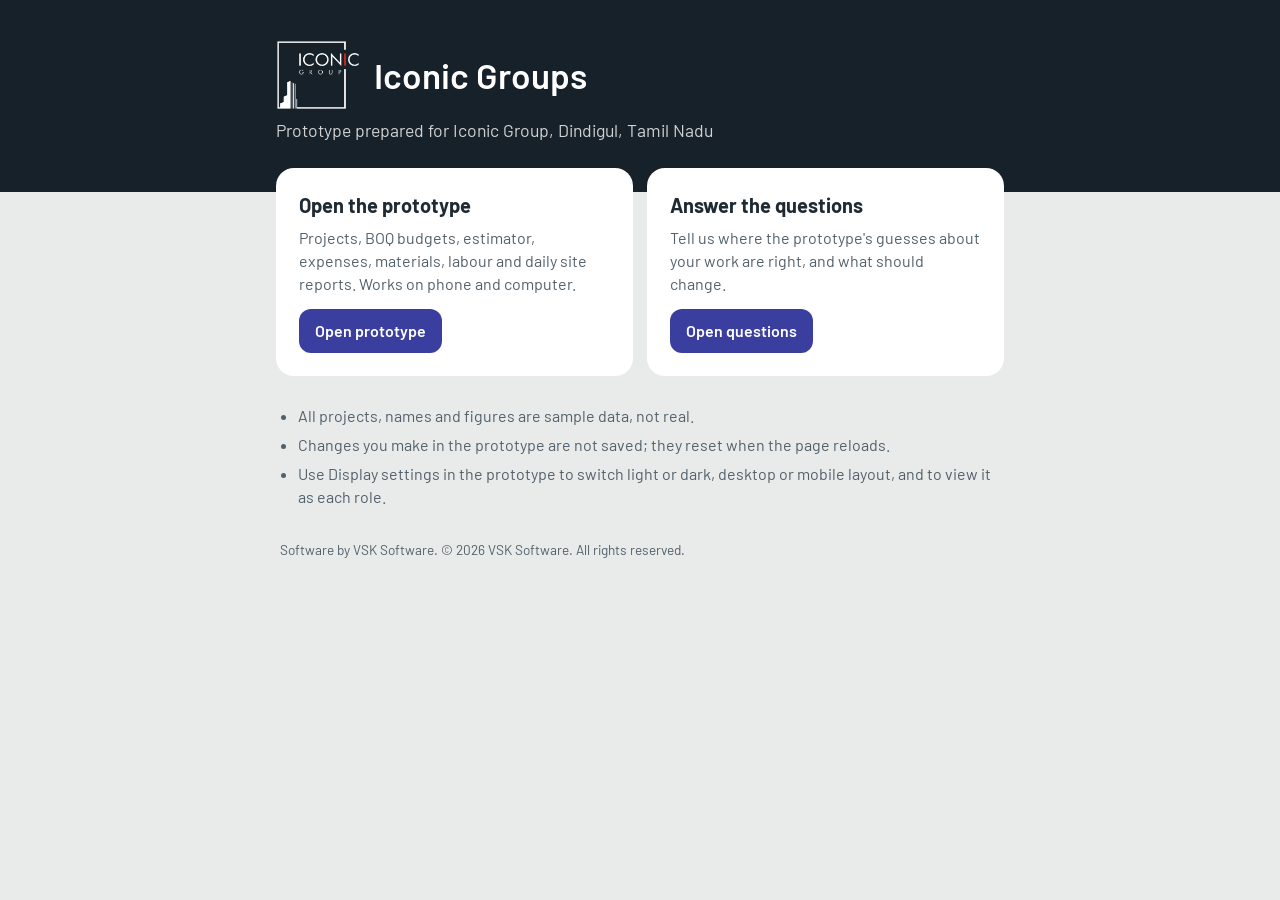
<file: index.html>
<!doctype html>
<html lang="en">
<head>
<meta charset="utf-8">
<meta name="viewport" content="width=device-width,initial-scale=1,viewport-fit=cover">
<meta name="robots" content="noindex, nofollow">
<meta name="author" content="VSK Software">
<link rel="icon" href="[data-uri]">
<title>Iconic Groups – Iconic Group</title>
<link rel="stylesheet" href="https://fonts.googleapis.com/css2?family=Barlow:wght@400;500;600&display=swap">
<style>
:root{--bg:#e8ebea;--surface:#fff;--text:#1f2a33;--soft:#52606b;--header:#17212a;--accent:#3a3e9e;--tint:#e9eaf7;color-scheme:light}
@media (prefers-color-scheme:dark){:root{--bg:#0f161b;--surface:#1c262f;--text:#e4e9ec;--soft:#9aa8b2;--header:#1a2530;--accent:#a9adff;--tint:#2a2e57;color-scheme:dark}}
*{box-sizing:border-box}body{margin:0;background:var(--bg);color:var(--text);font-family:Barlow,system-ui,sans-serif;line-height:1.45}
.wrap{max-width:760px;margin:0 auto;padding-left:max(16px,env(safe-area-inset-left,0px));padding-right:max(16px,env(safe-area-inset-right,0px))}
header{background:var(--header);color:#fff}header .wrap{padding-block:40px 48px}
h1{margin:0;font-size:2.2rem;font-weight:600;line-height:1.1}
.brandrow{display:flex;align-items:center;gap:14px}.brandrow .logo{width:84px;height:auto}
.for{margin:8px 0 0;font-size:1.1rem;color:rgba(255,255,255,.8)}
.cards{display:grid;grid-template-columns:repeat(auto-fit,minmax(260px,1fr));gap:14px;margin-top:-24px}
a.card{display:block;padding:22px;border-radius:18px;background:var(--surface);color:inherit;text-decoration:none;border:1px solid transparent}
a.card:hover,a.card:focus-visible{border-color:var(--accent);outline:none}
.card h2{margin:0;font-size:1.25rem}.card p{margin:6px 0 0;color:var(--soft)}
.card .go{display:inline-block;margin-top:14px;padding:10px 16px;border-radius:12px;background:var(--accent);color:#fff;font-weight:600}
@media (prefers-color-scheme:dark){.card .go{color:#17212a}}
.notes{margin:28px 4px 0;padding:0 0 0 1.1em;color:var(--soft);display:grid;gap:6px}
footer{margin:32px 4px 40px;font-size:.85rem;color:var(--soft)}
</style>
</head>
<body>
<header><div class="wrap">
<div class="brandrow"><img class="logo" src="[data-uri]" alt=""><h1>Iconic Groups</h1></div>
<p class="for">Prototype prepared for Iconic Group, Dindigul, Tamil Nadu</p>
</div></header>
<main class="wrap">
<div class="cards">
<a class="card" href="app/"><h2>Open the prototype</h2><p>Projects, BOQ budgets, estimator, expenses, materials, labour and daily site reports. Works on phone and computer.</p><span class="go">Open prototype</span></a>
<a class="card" href="questions/"><h2>Answer the questions</h2><p>Tell us where the prototype's guesses about your work are right, and what should change.</p><span class="go">Open questions</span></a>
</div>
<ul class="notes">
<li>All projects, names and figures are sample data, not real.</li>
<li>Changes you make in the prototype are not saved; they reset when the page reloads.</li>
<li>Use Display settings in the prototype to switch light or dark, desktop or mobile layout, and to view it as each role.</li>
</ul>
<footer>Software by VSK Software. © 2026 VSK Software. All rights reserved.</footer>
</main>
</body>
</html>
</file>
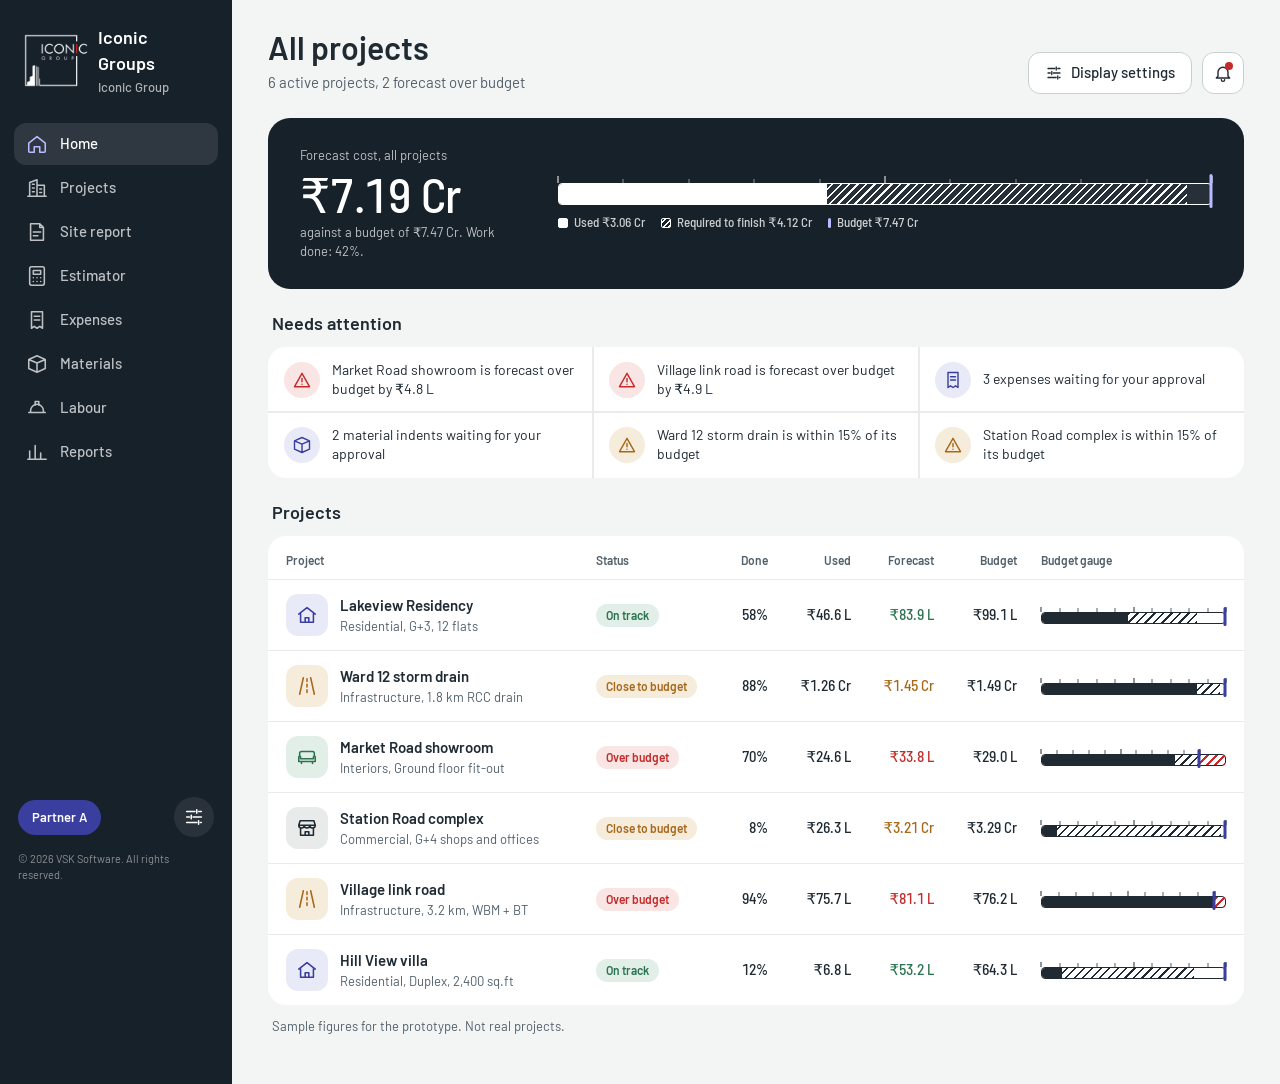
<file: app/index.html>
<!doctype html>
<html lang="en">
  <head>
    <meta charset="UTF-8" />
    <meta name="viewport" content="width=device-width, initial-scale=1.0" />
    <!-- Prototype with dummy data: keep out of search engines -->
    <meta name="robots" content="noindex, nofollow" />
    <!-- %BRAND_*% placeholders are filled from brand/brand.json at build time. -->
    <meta name="author" content="VSK Software" />
    <meta name="copyright" content="© 2026 VSK Software. All rights reserved." />
    <link rel="icon" href="[data-uri]" />
    <title>Iconic Groups – Iconic Group</title>
    <script type="module" crossorigin src="./assets/index-BpPlEB5H.js"></script>
    <link rel="stylesheet" crossorigin href="./assets/index-DtN2AP9j.css">
  </head>
  <body>
    <div id="root"></div>
  </body>
</html>
</file>
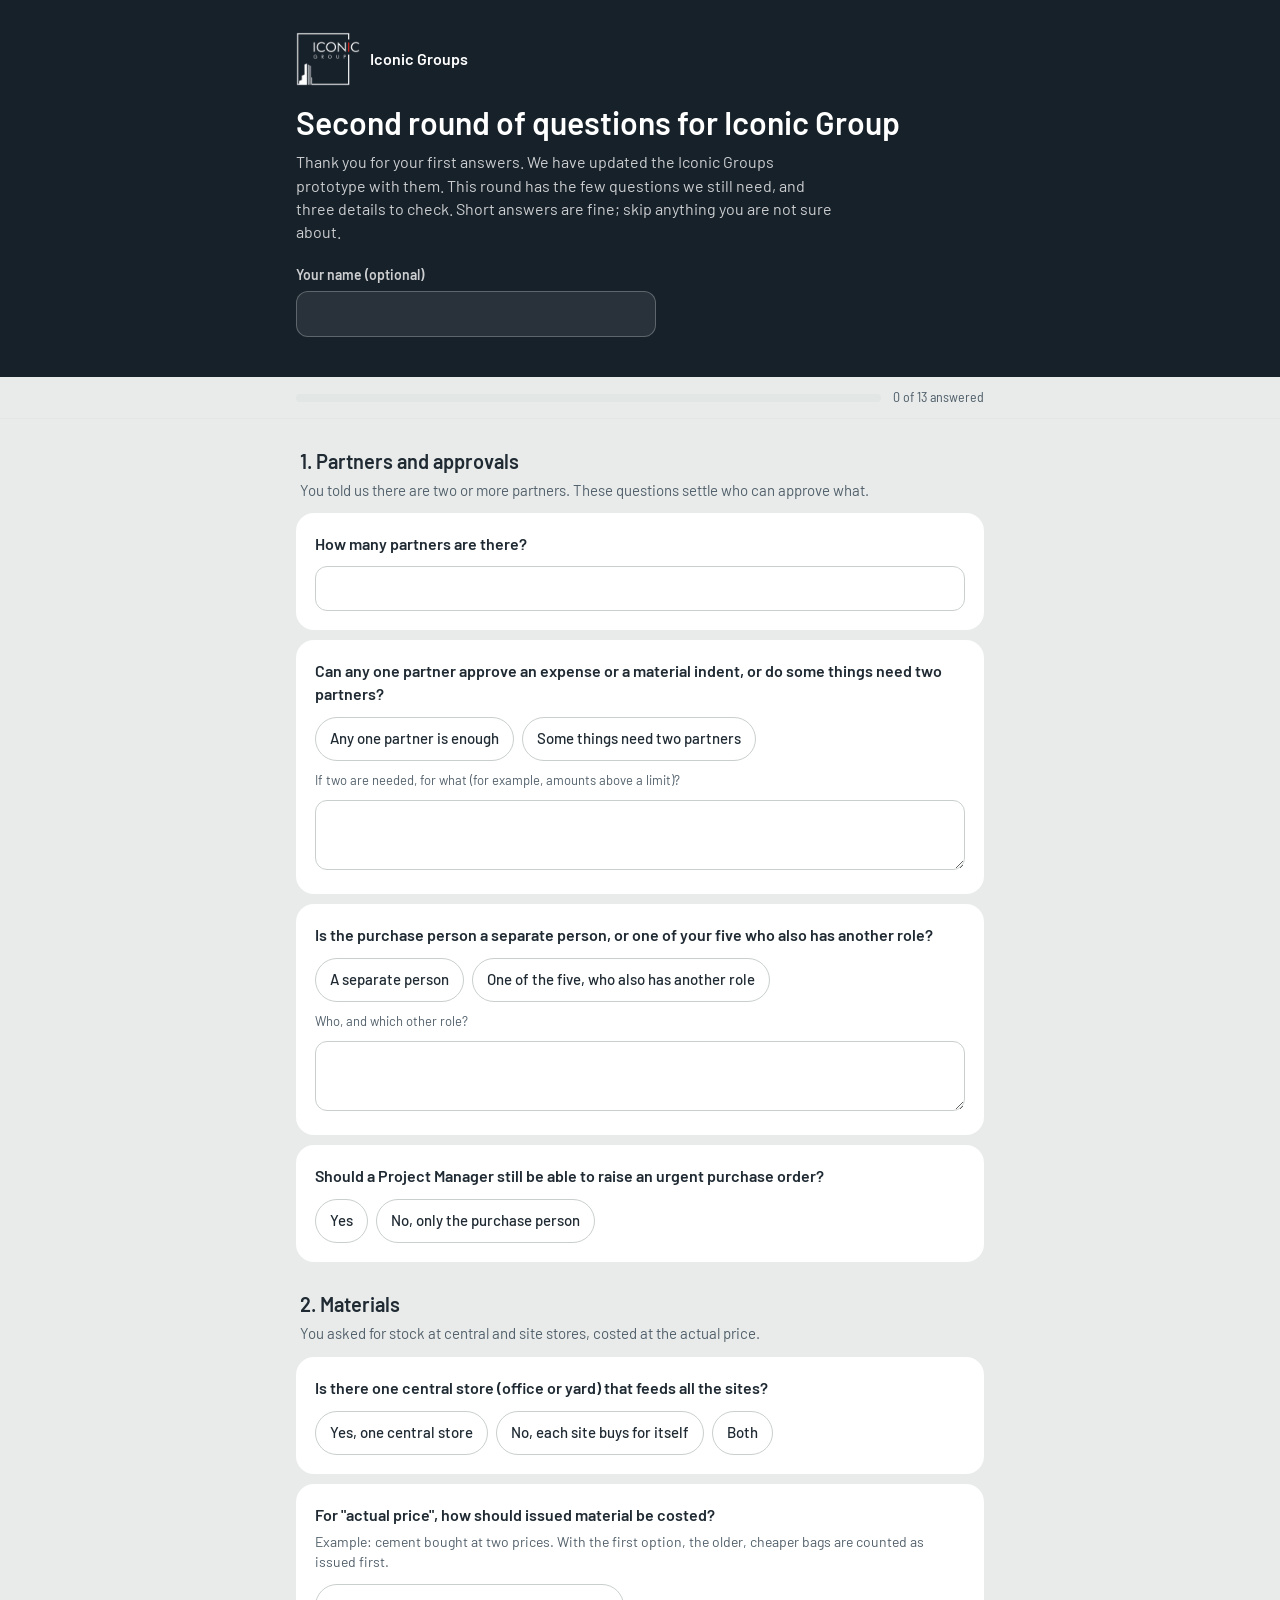
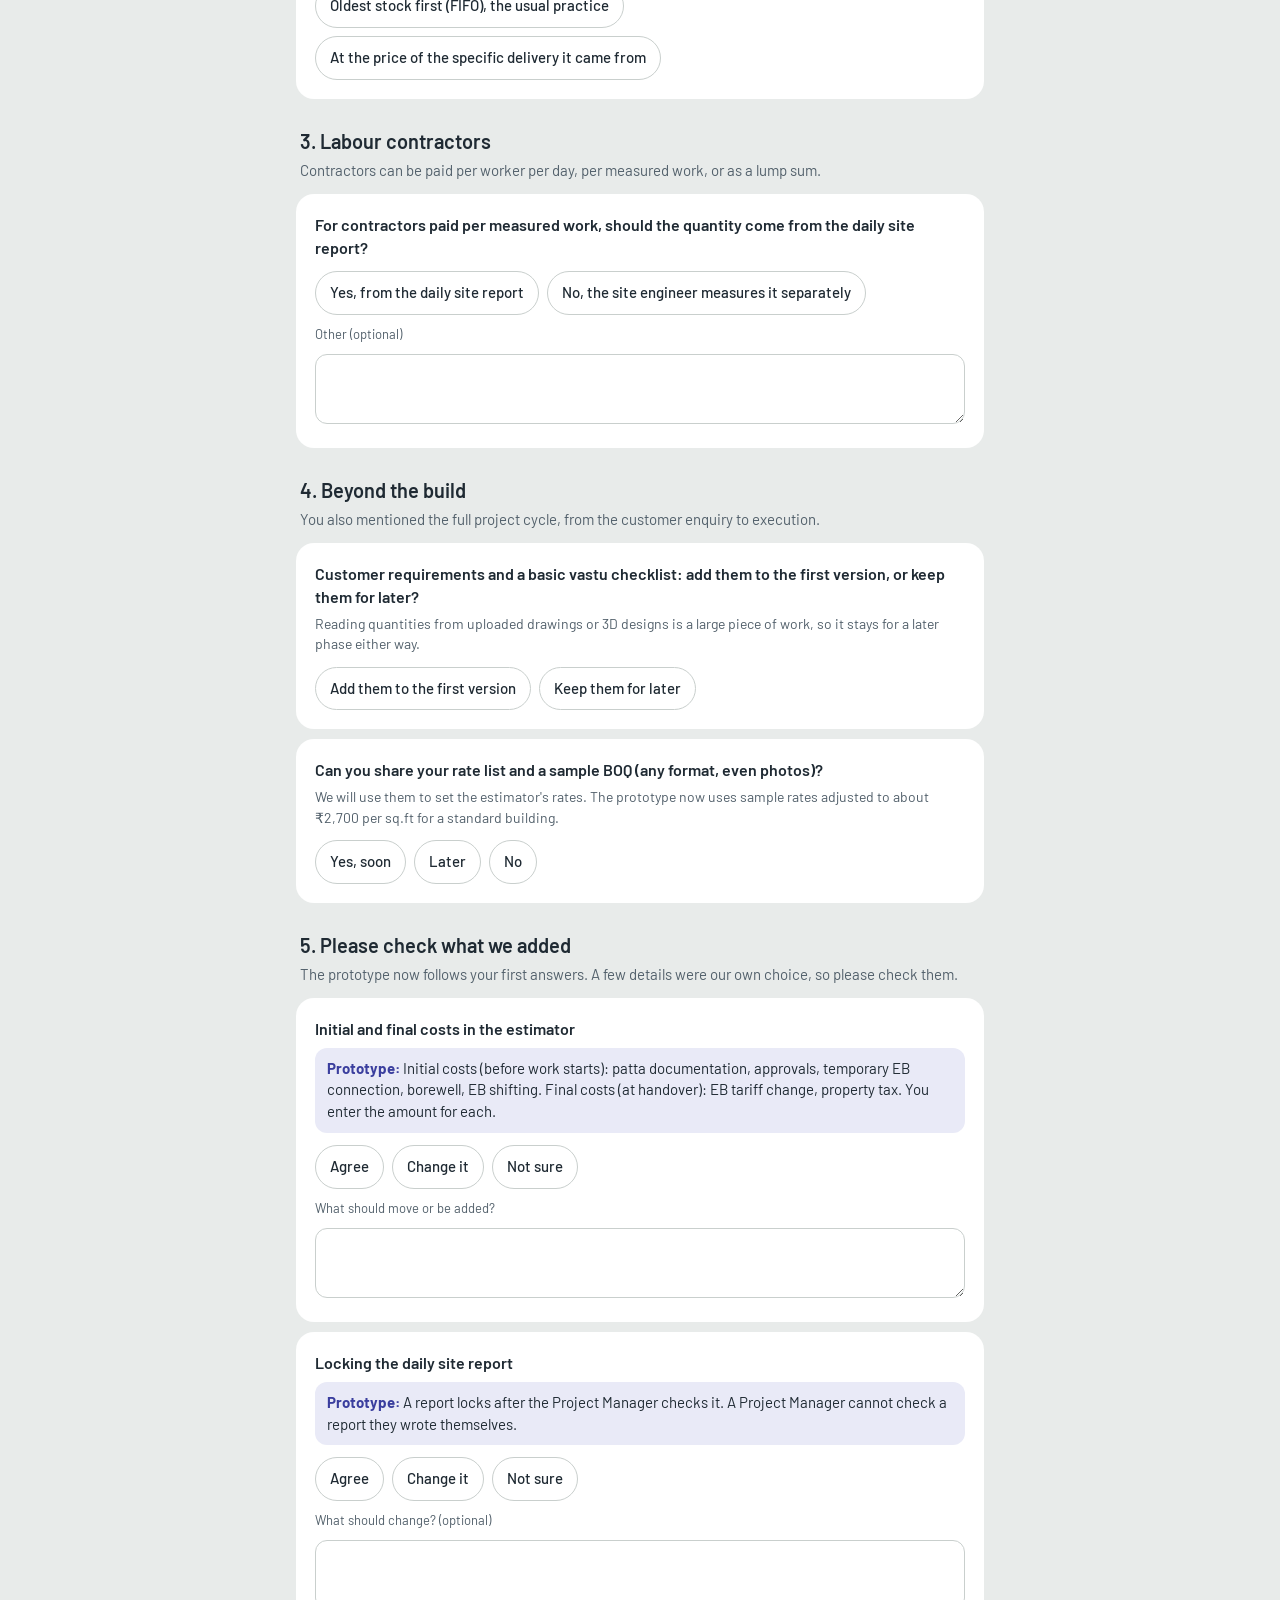
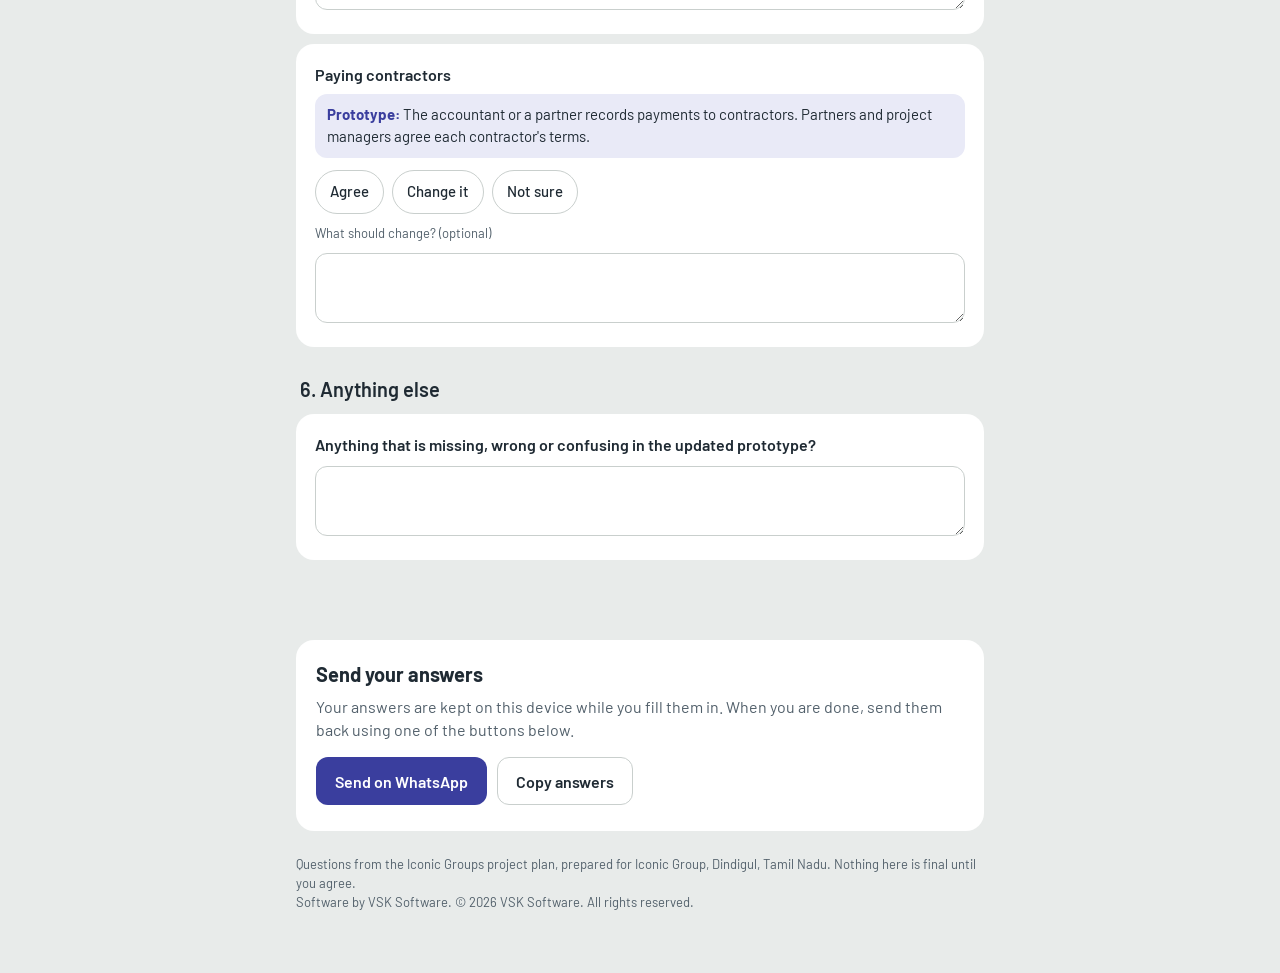
<file: questions/index.html>
<!doctype html><html lang="en"><head><meta charset="utf-8"><meta name="viewport" content="width=device-width,initial-scale=1,viewport-fit=cover"><link rel="icon" href="[data-uri]"><style>body{margin:0}img{max-width:100%}[hidden]{display:none!important}</style></head><body>
<!-- Template: {{...}} placeholders are filled from brand/brand.json by scripts/brand.mjs (npm run build:demo). -->
<title>Iconic Groups Review Questions</title>
<meta name="author" content="VSK Software">
<meta name="claude:viewport-fit-sides" content="cover">
<meta name="robots" content="noindex, nofollow">
<link rel="preconnect" href="https://fonts.googleapis.com">
<link rel="stylesheet" href="https://fonts.googleapis.com/css2?family=Barlow:wght@400;500;600&family=Barlow+Semi+Condensed:wght@500&display=swap">
<style>
/* Layout: one narrow column of question cards, sticky progress bar, sending options at the end. */
:root {
  --bg: #e8ebea;
  --surface: #ffffff;
  --text: #1f2a33;
  --text-soft: #52606b;
  --line: #e2e6e4;
  --line-strong: #c9cfcd;
  --header: #17212a;
  --on-dark: #ffffff;
  --accent: #3a3e9e;
  --accent-solid: #3a3e9e;
  --accent-tint: #e9eaf7;
  --ok: #2c7350;
  --ok-tint: #e2efe8;
  --warn: #a8681a;
  --warn-tint: #f6ecdc;
  --bad: #c42b2b;
  --font: 'Barlow', system-ui, sans-serif;
  --figures: 'Barlow Semi Condensed', 'Barlow', system-ui, sans-serif;
}
@media (prefers-color-scheme: dark) {
  :root:not([data-theme="light"]) {
    --bg: #0f161b; --surface: #1c262f; --text: #e4e9ec; --text-soft: #9aa8b2;
    --line: #26323c; --line-strong: #3a4752; --header: #1a2530; --accent: #a9adff;
    --accent-tint: #2a2e57; --ok: #63c493; --ok-tint: #1b3a2b; --warn: #e3a64e;
    --warn-tint: #3f2f17; --bad: #ff7a6e; color-scheme: dark;
  }
}
:root[data-theme="dark"] {
  --bg: #0f161b; --surface: #1c262f; --text: #e4e9ec; --text-soft: #9aa8b2;
  --line: #26323c; --line-strong: #3a4752; --header: #1a2530; --accent: #a9adff;
  --accent-tint: #2a2e57; --ok: #63c493; --ok-tint: #1b3a2b; --warn: #e3a64e;
  --warn-tint: #3f2f17; --bad: #ff7a6e; color-scheme: dark;
}
*, *::before, *::after { box-sizing: border-box; }
[hidden] { display: none !important; }
body { background: var(--bg); color: var(--text); font-family: var(--font); font-size: 16px; line-height: 1.45; }
.wrap { max-width: 720px; margin: 0 auto; padding-left: max(16px, env(safe-area-inset-left, 0px)); padding-right: max(16px, env(safe-area-inset-right, 0px)); padding-block: 0 48px; }

.hero { background: var(--header); color: var(--on-dark); }
.hero .wrap { padding-block: 32px 40px; }
.nb { white-space: nowrap; }
.brandrow { display: flex; align-items: center; gap: 10px; margin-bottom: 18px; font-weight: 600; }
.brandrow .logo { width: 64px; height: auto; }
.hero h1 { margin: 0; font-size: 2rem; font-weight: 600; line-height: 1.15; text-wrap: balance; }
.hero p { margin: 10px 0 0; max-width: 60ch; color: rgba(255,255,255,.78); }
.hero .who { margin-top: 22px; display: grid; gap: 6px; max-width: 360px; }
.hero label { font-size: .875rem; font-weight: 600; color: rgba(255,255,255,.78); }
.hero input { min-height: 46px; padding: 0 12px; border-radius: 12px; border: 1px solid rgba(255,255,255,.25); background: rgba(255,255,255,.08); color: var(--on-dark); font: inherit; }

.progress { position: sticky; top: env(safe-area-inset-top, 0px); z-index: 5; background: var(--bg); border-bottom: 1px solid var(--line); }
body::before { content: ""; position: fixed; inset: 0 0 auto; height: env(safe-area-inset-top, 0px); z-index: 10; background: var(--bg); }
.progress .wrap { display: flex; align-items: center; gap: 12px; padding-block: 10px; }
.progress__bar { flex: 1; height: 8px; border-radius: 4px; background: var(--line); overflow: hidden; }
.progress__fill { height: 100%; width: 0; background: var(--accent-solid); border-radius: 4px; transition: width .25s ease; }
.progress__text { font-family: var(--figures); font-size: .875rem; color: var(--text-soft); white-space: nowrap; }

section.part { margin-top: 28px; }
.part h2 { margin: 0 4px 4px; font-size: 1.25rem; font-weight: 600; }
.part > p { margin: 0 4px 12px; color: var(--text-soft); font-size: .9375rem; }

.q { background: var(--surface); border-radius: 18px; padding: 18px; margin-top: 10px; border: 1px solid transparent; }
.q.is-done { border-color: var(--line); }
.q fieldset { margin: 0; padding: 0; border: 0; min-width: 0; }
.q legend, .q .q__label { padding: 0; font-weight: 600; font-size: 1rem; }
.q .proposal { margin: 8px 0 0; padding: 10px 12px; border-radius: 12px; background: var(--accent-tint); font-size: .9375rem; }
.q .proposal strong { color: var(--accent); }
.q .help { margin: 6px 0 0; color: var(--text-soft); font-size: .875rem; }
.opts { display: flex; flex-wrap: wrap; gap: 8px; margin-top: 12px; }
.opt { position: relative; }
.opt input { position: absolute; opacity: 0; pointer-events: none; }
.opt span { display: inline-block; padding: 10px 14px; border: 1px solid var(--line-strong); border-radius: 999px; font-size: .9375rem; font-weight: 500; cursor: pointer; }
.opt input:checked + span { background: var(--accent-solid); border-color: transparent; color: #fff; }
.opt input:focus-visible + span { outline: 3px solid var(--accent); outline-offset: 2px; }
.agree .opt:nth-child(1) input:checked + span { background: var(--ok); }
.agree .opt:nth-child(2) input:checked + span { background: var(--warn); }
textarea, .q input[type=text], .q input[type=number] { width: 100%; margin-top: 10px; padding: 10px 12px; border: 1px solid var(--line-strong); border-radius: 12px; background: var(--surface); color: var(--text); font: inherit; }
textarea { min-height: 70px; resize: vertical; }
textarea:focus, input:focus { outline: none; border-color: var(--accent); box-shadow: 0 0 0 3px var(--accent-tint); }
.note-label { display: block; margin-top: 10px; font-size: .8125rem; color: var(--text-soft); }

.send { margin-top: 32px; background: var(--surface); border-radius: 18px; padding: 20px; }
.send h2 { margin: 0; font-size: 1.25rem; }
.send p { margin: 6px 0 0; color: var(--text-soft); }
.buttons { display: flex; flex-wrap: wrap; gap: 10px; margin-top: 16px; }
.btn { display: inline-flex; align-items: center; justify-content: center; gap: 8px; min-height: 48px; padding: 0 18px; border-radius: 12px; border: 1px solid var(--line-strong); background: var(--surface); color: var(--text); font: inherit; font-weight: 600; text-decoration: none; cursor: pointer; }
.btn--primary { background: var(--accent-solid); border-color: transparent; color: #fff; }
.btn:focus-visible { outline: 3px solid var(--accent); outline-offset: 2px; }
.status { margin-top: 12px; font-weight: 500; }
.status.ok { color: var(--ok); }
.status.bad { color: var(--bad); }
.copybox { width: 100%; min-height: 160px; margin-top: 12px; font-family: var(--figures); font-size: .875rem; }
.foot { margin-top: 24px; color: var(--text-soft); font-size: .8125rem; }
@media (max-width: 480px) { .hero h1 { font-size: 1.6rem; } .btn { flex: 1 1 100%; } }
@media (prefers-reduced-motion: reduce) { .progress__fill { transition: none; } }
</style>

<header class="hero">
  <div class="wrap">
    <div class="brandrow"><img class="logo" src="[data-uri]" alt=""><span>Iconic Groups</span></div>
    <h1>Second round of questions for <span class="nb">Iconic Group</span></h1>
    <p>Thank you for your first answers. We have updated the Iconic Groups prototype with them. This round has the few questions we still need, and three details to check. Short answers are fine; skip anything you are not sure about.</p>
    <div class="who">
      <label for="respondent">Your name (optional)</label>
      <input id="respondent" type="text" autocomplete="name">
    </div>
  </div>
</header>

<div class="progress" aria-hidden="true">
  <div class="wrap">
    <div class="progress__bar"><div class="progress__fill" id="fill"></div></div>
    <span class="progress__text" id="ptext">0 answered</span>
  </div>
</div>

<main class="wrap" id="form"></main>

<div class="wrap">
  <section class="send" aria-labelledby="send-h">
    <h2 id="send-h">Send your answers</h2>
    <p id="send-intro">Your answers are kept on this device while you fill them in. When you are done, send them back using one of the buttons below.</p>
    <div class="buttons">
      <button type="button" class="btn btn--primary" id="save" hidden>Save answers</button>
      <a class="btn btn--primary" id="wa" href="#" target="_blank" rel="noopener">Send on WhatsApp</a>
      <button type="button" class="btn" id="copy">Copy answers</button>
    </div>
    <p class="status" id="status" role="status" aria-live="polite"></p>
    <textarea class="copybox" id="copybox" readonly hidden aria-label="Your answers as text"></textarea>
  </section>
  <p class="foot">Questions from the Iconic Groups project plan, prepared for Iconic Group, Dindigul, Tamil Nadu. Nothing here is final until you agree.<br>Software by VSK Software. © 2026 VSK Software. All rights reserved.</p>
</div>

<script>
(() => {
  // ---------- Questions ----------
  // type: choice (pick one), multi (pick any), agree (Agree / Change it / Not sure + note),
  // text, number. "other: true" adds a free-text box.
  const AGREE = ['Agree', 'Change it', 'Not sure'];
  const PARTS = [
    { title: 'Partners and approvals', intro: 'You told us there are two or more partners. These questions settle who can approve what.', qs: [
      { id: 'partners_count', type: 'number', label: 'How many partners are there?' },
      { id: 'partner_approve', type: 'choice', label: 'Can any one partner approve an expense or a material indent, or do some things need two partners?', options: ['Any one partner is enough', 'Some things need two partners'], other: true, otherLabel: 'If two are needed, for what (for example, amounts above a limit)?' },
      { id: 'purchase_person', type: 'choice', label: 'Is the purchase person a separate person, or one of your five who also has another role?', options: ['A separate person', 'One of the five, who also has another role'], other: true, otherLabel: 'Who, and which other role?' },
      { id: 'pm_urgent_po', type: 'choice', label: 'Should a Project Manager still be able to raise an urgent purchase order?', options: ['Yes', 'No, only the purchase person'] },
    ]},
    { title: 'Materials', intro: 'You asked for stock at central and site stores, costed at the actual price.', qs: [
      { id: 'central_store', type: 'choice', label: 'Is there one central store (office or yard) that feeds all the sites?', options: ['Yes, one central store', 'No, each site buys for itself', 'Both'] },
      { id: 'actual_price', type: 'choice', label: 'For "actual price", how should issued material be costed?', options: ['Oldest stock first (FIFO), the usual practice', 'At the price of the specific delivery it came from'], help: 'Example: cement bought at two prices. With the first option, the older, cheaper bags are counted as issued first.' },
    ]},
    { title: 'Labour contractors', intro: 'Contractors can be paid per worker per day, per measured work, or as a lump sum.', qs: [
      { id: 'contractor_measured', type: 'choice', label: 'For contractors paid per measured work, should the quantity come from the daily site report?', options: ['Yes, from the daily site report', 'No, the site engineer measures it separately'], other: true },
    ]},
    { title: 'Beyond the build', intro: 'You also mentioned the full project cycle, from the customer enquiry to execution.', qs: [
      { id: 'cust_vastu', type: 'choice', label: 'Customer requirements and a basic vastu checklist: add them to the first version, or keep them for later?', options: ['Add them to the first version', 'Keep them for later'], help: 'Reading quantities from uploaded drawings or 3D designs is a large piece of work, so it stays for a later phase either way.' },
      { id: 'samples2', type: 'choice', label: 'Can you share your rate list and a sample BOQ (any format, even photos)?', options: ['Yes, soon', 'Later', 'No'], help: 'We will use them to set the estimator\'s rates. The prototype now uses sample rates adjusted to about ₹2,700 per sq.ft for a standard building.' },
    ]},
    { title: 'Please check what we added', intro: 'The prototype now follows your first answers. A few details were our own choice, so please check them.', qs: [
      { id: 'chk_oneoff', type: 'agree', label: 'Initial and final costs in the estimator', proposal: 'Initial costs (before work starts): patta documentation, approvals, temporary EB connection, borewell, EB shifting. Final costs (at handover): EB tariff change, property tax. You enter the amount for each.', noteLabel: 'What should move or be added?' },
      { id: 'chk_report', type: 'agree', label: 'Locking the daily site report', proposal: 'A report locks after the Project Manager checks it. A Project Manager cannot check a report they wrote themselves.' },
      { id: 'chk_contractor', type: 'agree', label: 'Paying contractors', proposal: 'The accountant or a partner records payments to contractors. Partners and project managers agree each contractor\'s terms.' },
    ]},
    { title: 'Anything else', qs: [
      { id: 'other2', type: 'text', label: 'Anything that is missing, wrong or confusing in the updated prototype?' },
    ]},
  ];
  const ALL = PARTS.flatMap(p => p.qs);

  // ---------- State (kept on this device as a draft) ----------
  const KEY = 'civilworks.reviewDraft2';
  let state = { name: '', a: {}, note: {}, other: {} };
  try { const s = JSON.parse(localStorage.getItem(KEY) || 'null'); if (s && s.a) state = s; } catch (e) {}
  const keep = () => { try { localStorage.setItem(KEY, JSON.stringify(state)); } catch (e) {} };

  // ---------- Render ----------
  const form = document.getElementById('form');
  const el = (tag, attrs = {}, kids = []) => {
    const n = document.createElement(tag);
    for (const [k, v] of Object.entries(attrs)) {
      if (k === 'text') n.textContent = v; else if (v !== undefined && v !== false) n.setAttribute(k, v === true ? '' : v);
    }
    for (const k of [].concat(kids)) if (k) n.append(k);
    return n;
  };

  PARTS.forEach((part, pi) => {
    const sec = el('section', { class: 'part', 'aria-labelledby': `p${pi}` }, [el('h2', { id: `p${pi}`, text: `${pi + 1}. ${part.title}` })]);
    if (part.intro) sec.append(el('p', { text: part.intro }));
    part.qs.forEach(q => {
      const card = el('div', { class: 'q', 'data-q': q.id });
      if (q.type === 'text' || q.type === 'number') {
        const id = `in-${q.id}`;
        card.append(el('label', { class: 'q__label', for: id, text: q.label }));
        if (q.help) card.append(el('p', { class: 'help', text: q.help }));
        const input = q.type === 'text'
          ? el('textarea', { id })
          : el('input', { id, type: 'number', inputmode: 'numeric', min: '0' });
        input.value = state.a[q.id] || '';
        input.addEventListener('input', () => { state.a[q.id] = input.value; changed(); });
        card.append(input);
      } else {
        const multi = q.type === 'multi';
        const options = q.type === 'agree' ? AGREE : q.options;
        const fs = el('fieldset', {}, [el('legend', { text: q.label })]);
        if (q.proposal) fs.append(el('p', { class: 'proposal' }, [el('strong', { text: 'Prototype: ' }), q.proposal]));
        if (q.help) fs.append(el('p', { class: 'help', text: q.help }));
        const box = el('div', { class: `opts${q.type === 'agree' ? ' agree' : ''}` });
        options.forEach(o => {
          const cur = state.a[q.id];
          const checked = multi ? Array.isArray(cur) && cur.includes(o) : cur === o;
          const input = el('input', { type: multi ? 'checkbox' : 'radio', name: q.id, value: o, checked });
          input.addEventListener('change', () => {
            if (multi) {
              const set = new Set(Array.isArray(state.a[q.id]) ? state.a[q.id] : []);
              input.checked ? set.add(o) : set.delete(o);
              state.a[q.id] = [...set];
            } else state.a[q.id] = o;
            changed();
          });
          box.append(el('label', { class: 'opt' }, [input, el('span', { text: o })]));
        });
        fs.append(box);
        card.append(fs);
        if (q.type === 'agree' || q.other) {
          const id = `note-${q.id}`;
          const label = q.noteLabel || q.otherLabel || (q.type === 'agree' ? 'What should change? (optional)' : 'Other (optional)');
          const t = el('textarea', { id });
          t.value = (q.type === 'agree' ? state.note[q.id] : state.other[q.id]) || '';
          t.addEventListener('input', () => { (q.type === 'agree' ? state.note : state.other)[q.id] = t.value; changed(); });
          card.append(el('label', { class: 'note-label', for: id, text: label }), t);
        }
      }
      sec.append(card);
    });
    form.append(sec);
  });

  const nameInput = document.getElementById('respondent');
  nameInput.value = state.name || '';
  nameInput.addEventListener('input', () => { state.name = nameInput.value; changed(); });

  // ---------- Progress, text summary ----------
  const answered = q => {
    const v = state.a[q.id];
    return (Array.isArray(v) ? v.length > 0 : v !== undefined && String(v).trim() !== '') ||
      Boolean((state.note[q.id] || state.other[q.id] || '').trim());
  };
  function summary() {
    const lines = ['Iconic Groups: answers from Iconic Group' + (state.name.trim() ? ` (${state.name.trim()})` : ''), ''];
    PARTS.forEach((p, pi) => {
      const qs = p.qs.filter(answered);
      if (!qs.length) return;
      lines.push(`${pi + 1}. ${p.title}`);
      qs.forEach(q => {
        const v = state.a[q.id];
        let ans = Array.isArray(v) ? v.join(', ') : (v || '');
        const extra = (state.note[q.id] || state.other[q.id] || '').trim();
        if (extra) ans = ans ? `${ans}. ${extra}` : extra;
        lines.push(`- ${q.label}${/[?:]$/.test(q.label) ? '' : ':'} ${ans}`);
      });
      lines.push('');
    });
    return lines.join('\n').trim();
  }
  const fill = document.getElementById('fill');
  const ptext = document.getElementById('ptext');
  const wa = document.getElementById('wa');
  function changed() {
    keep();
    const n = ALL.filter(answered).length;
    fill.style.width = `${(n / ALL.length) * 100}%`;
    ptext.textContent = `${n} of ${ALL.length} answered`;
    document.querySelectorAll('.q').forEach(c => c.classList.toggle('is-done', answered(ALL.find(q => q.id === c.dataset.q))));
    wa.href = 'https://wa.me/?text=' + encodeURIComponent(summary());
  }
  changed();

  // ---------- Sending ----------
  const status = document.getElementById('status');
  const copybox = document.getElementById('copybox');
  const say = (msg, kind) => { status.textContent = msg; status.className = `status ${kind || ''}`; };

  document.getElementById('copy').addEventListener('click', () => {
    const text = summary();
    copybox.value = text;
    copybox.hidden = false;
    const fallback = () => { copybox.focus(); copybox.select(); say('Select the text below and copy it, then paste it into a message.', ''); };
    if (navigator.clipboard && navigator.clipboard.writeText) {
      navigator.clipboard.writeText(text).then(() => say('Copied. Paste it into WhatsApp or an email.', 'ok'), fallback);
    } else fallback();
  });

  // Saving into the page works for the page's owner and editors; others use copy or WhatsApp.
  const saveBtn = document.getElementById('save');
  (async () => {
    if (!window.claude || !window.claude.use) return;
    const [db, user] = await Promise.all([window.claude.use('db'), window.claude.use('user')]);
    if (!db) return;
    const can = user ? await user.can('data.write') : null;
    if (can === false) return;
    saveBtn.hidden = false;
    document.getElementById('send-intro').textContent =
      'Your answers are kept on this device while you fill them in. Save them here when you are done, or send them by WhatsApp or copy.';
    saveBtn.addEventListener('click', async () => {
      saveBtn.disabled = true;
      try {
        // One answer sheet per person, readable only by the page's owner and editors.
        const uid = user ? await user.id() : null;
        if (!uid) throw { code: 'invalid_argument' };
        await db.doc('responses/' + uid).set({
          round: 2,
          savedAt: new Date().toISOString(),
          name: state.name.trim(),
          answers: state.a,
          notes: state.note,
          other: state.other,
          text: summary(),
        });
        say('Saved. Thank you!', 'ok');
      } catch (e) {
        if (e && e.code === 'invalid_argument') {
          saveBtn.hidden = true;
          say('Saving here is not available for you. Please use WhatsApp or Copy answers instead.', 'bad');
        } else {
          say('Could not save just now. Try again, or use WhatsApp or Copy answers.', 'bad');
        }
      } finally {
        saveBtn.disabled = false;
      }
    });
  })();
})();
</script>

</body></html>
</file>
<file: app/assets/index-DtN2AP9j.css>
@font-face{font-family:Barlow;font-style:normal;font-display:swap;font-weight:400;src:url(./barlow-vietnamese-400-normal-Dpl4UHAZ.woff2) format("woff2"),url(./barlow-vietnamese-400-normal-BFeobeCK.woff) format("woff");unicode-range:U+0102-0103,U+0110-0111,U+0128-0129,U+0168-0169,U+01A0-01A1,U+01AF-01B0,U+0300-0301,U+0303-0304,U+0308-0309,U+0323,U+0329,U+1EA0-1EF9,U+20AB}@font-face{font-family:Barlow;font-style:normal;font-display:swap;font-weight:400;src:url(./barlow-latin-ext-400-normal-HxX4XjxC.woff2) format("woff2"),url(./barlow-latin-ext-400-normal-CvBsJvxq.woff) format("woff");unicode-range:U+0100-02BA,U+02BD-02C5,U+02C7-02CC,U+02CE-02D7,U+02DD-02FF,U+0304,U+0308,U+0329,U+1D00-1DBF,U+1E00-1E9F,U+1EF2-1EFF,U+2020,U+20A0-20AB,U+20AD-20C0,U+2113,U+2C60-2C7F,U+A720-A7FF}@font-face{font-family:Barlow;font-style:normal;font-display:swap;font-weight:400;src:url(./barlow-latin-400-normal-qiz4-Cze.woff2) format("woff2"),url(./barlow-latin-400-normal-fsAxiSwU.woff) format("woff");unicode-range:U+0000-00FF,U+0131,U+0152-0153,U+02BB-02BC,U+02C6,U+02DA,U+02DC,U+0304,U+0308,U+0329,U+2000-206F,U+20AC,U+2122,U+2191,U+2193,U+2212,U+2215,U+FEFF,U+FFFD}@font-face{font-family:Barlow;font-style:normal;font-display:swap;font-weight:500;src:url(./barlow-vietnamese-500-normal-zTViEIzf.woff2) format("woff2"),url(./barlow-vietnamese-500-normal-GNfB7rCE.woff) format("woff");unicode-range:U+0102-0103,U+0110-0111,U+0128-0129,U+0168-0169,U+01A0-01A1,U+01AF-01B0,U+0300-0301,U+0303-0304,U+0308-0309,U+0323,U+0329,U+1EA0-1EF9,U+20AB}@font-face{font-family:Barlow;font-style:normal;font-display:swap;font-weight:500;src:url(./barlow-latin-ext-500-normal-DOaysfXq.woff2) format("woff2"),url(./barlow-latin-ext-500-normal-CJPcKP2Q.woff) format("woff");unicode-range:U+0100-02BA,U+02BD-02C5,U+02C7-02CC,U+02CE-02D7,U+02DD-02FF,U+0304,U+0308,U+0329,U+1D00-1DBF,U+1E00-1E9F,U+1EF2-1EFF,U+2020,U+20A0-20AB,U+20AD-20C0,U+2113,U+2C60-2C7F,U+A720-A7FF}@font-face{font-family:Barlow;font-style:normal;font-display:swap;font-weight:500;src:url(./barlow-latin-500-normal-BPAOfeC8.woff2) format("woff2"),url(./barlow-latin-500-normal-C1h8hMer.woff) format("woff");unicode-range:U+0000-00FF,U+0131,U+0152-0153,U+02BB-02BC,U+02C6,U+02DA,U+02DC,U+0304,U+0308,U+0329,U+2000-206F,U+20AC,U+2122,U+2191,U+2193,U+2212,U+2215,U+FEFF,U+FFFD}@font-face{font-family:Barlow;font-style:normal;font-display:swap;font-weight:600;src:url(./barlow-vietnamese-600-normal-DcjprdFV.woff2) format("woff2"),url(./barlow-vietnamese-600-normal-CA_GiK2e.woff) format("woff");unicode-range:U+0102-0103,U+0110-0111,U+0128-0129,U+0168-0169,U+01A0-01A1,U+01AF-01B0,U+0300-0301,U+0303-0304,U+0308-0309,U+0323,U+0329,U+1EA0-1EF9,U+20AB}@font-face{font-family:Barlow;font-style:normal;font-display:swap;font-weight:600;src:url(./barlow-latin-ext-600-normal-B8NK_A3D.woff2) format("woff2"),url(./barlow-latin-ext-600-normal-DMVRjfRT.woff) format("woff");unicode-range:U+0100-02BA,U+02BD-02C5,U+02C7-02CC,U+02CE-02D7,U+02DD-02FF,U+0304,U+0308,U+0329,U+1D00-1DBF,U+1E00-1E9F,U+1EF2-1EFF,U+2020,U+20A0-20AB,U+20AD-20C0,U+2113,U+2C60-2C7F,U+A720-A7FF}@font-face{font-family:Barlow;font-style:normal;font-display:swap;font-weight:600;src:url(./barlow-latin-600-normal-DILqtrty.woff2) format("woff2"),url(./barlow-latin-600-normal-CNwfPWQD.woff) format("woff");unicode-range:U+0000-00FF,U+0131,U+0152-0153,U+02BB-02BC,U+02C6,U+02DA,U+02DC,U+0304,U+0308,U+0329,U+2000-206F,U+20AC,U+2122,U+2191,U+2193,U+2212,U+2215,U+FEFF,U+FFFD}@font-face{font-family:Barlow Semi Condensed;font-style:normal;font-display:swap;font-weight:500;src:url(./barlow-semi-condensed-vietnamese-500-normal-DGADhYWF.woff2) format("woff2"),url(./barlow-semi-condensed-vietnamese-500-normal-hJ2t9k9e.woff) format("woff");unicode-range:U+0102-0103,U+0110-0111,U+0128-0129,U+0168-0169,U+01A0-01A1,U+01AF-01B0,U+0300-0301,U+0303-0304,U+0308-0309,U+0323,U+0329,U+1EA0-1EF9,U+20AB}@font-face{font-family:Barlow Semi Condensed;font-style:normal;font-display:swap;font-weight:500;src:url(./barlow-semi-condensed-latin-ext-500-normal-BXdp1BvY.woff2) format("woff2"),url(./barlow-semi-condensed-latin-ext-500-normal-rZeYuEMb.woff) format("woff");unicode-range:U+0100-02BA,U+02BD-02C5,U+02C7-02CC,U+02CE-02D7,U+02DD-02FF,U+0304,U+0308,U+0329,U+1D00-1DBF,U+1E00-1E9F,U+1EF2-1EFF,U+2020,U+20A0-20AB,U+20AD-20C0,U+2113,U+2C60-2C7F,U+A720-A7FF}@font-face{font-family:Barlow Semi Condensed;font-style:normal;font-display:swap;font-weight:500;src:url(./barlow-semi-condensed-latin-500-normal-G0uxJNrM.woff2) format("woff2"),url(./barlow-semi-condensed-latin-500-normal-CFOoVYFH.woff) format("woff");unicode-range:U+0000-00FF,U+0131,U+0152-0153,U+02BB-02BC,U+02C6,U+02DA,U+02DC,U+0304,U+0308,U+0329,U+2000-206F,U+20AC,U+2122,U+2191,U+2193,U+2212,U+2215,U+FEFF,U+FFFD}:root{--text: #1f2a33;--text-soft: #52606b;--surface: #ffffff;--bg: #e8ebea;--sheet: #f3f5f4;--line: #e8ebea;--line-strong: #c9cfcd;--header: #17212a;--bezel: #17212a;--on-dark: #ffffff;--tabbar-bg: rgba(255, 255, 255, .9);--stamp: #3a3e9e;--staff-red: #c42b2b;--ochre: #a8681a;--green: #2c7350;--stamp-tint: #e9eaf7;--red-tint: #f9e5e3;--ochre-tint: #f6ecdc;--green-tint: #e2efe8;--neutral-tint: #e8ebea;--cat-1: #3a3e9e;--cat-2: #b0721f;--cat-3: #2c7350;--cat-4: #5b6b78;--cat-5: #8a4f9e;--staff-red-bright: #ff7a6e;--stamp-bright: #b8bbff;--stamp-solid: #3a3e9e;color-scheme:light;--font-body: "Barlow", system-ui, sans-serif;--font-figures: "Barlow Semi Condensed", "Barlow", system-ui, sans-serif;--size-sm: .8125rem;--size-base: .9375rem;--size-md: 1.125rem;--size-lg: 1.5rem;--size-xl: 2rem;--space-1: 4px;--space-2: 8px;--space-3: 12px;--space-4: 16px;--space-6: 24px;--space-8: 32px;--radius: 3px;--radius-sheet: 28px;--radius-group: 18px;--radius-tile: 12px;--gauge-height: 22px;--tabbar-height: 64px}@media(prefers-color-scheme:dark){:root:not([data-appearance=light]):not([data-theme=light]){--text: #e4e9ec;--text-soft: #9aa8b2;--surface: #1c262f;--bg: #0e1418;--sheet: #0f161b;--line: #26323c;--line-strong: #3a4752;--header: #1a2530;--bezel: #05080b;--tabbar-bg: rgba(28, 38, 47, .88);--stamp: #a9adff;--staff-red: #ff7a6e;--ochre: #e3a64e;--green: #63c493;--stamp-tint: #2a2e57;--red-tint: #46201f;--ochre-tint: #3f2f17;--green-tint: #1b3a2b;--neutral-tint: #26323c;--cat-1: #a9adff;--cat-2: #e3a64e;--cat-3: #63c493;--cat-4: #9aa8b2;--cat-5: #d39be6;color-scheme:dark}}:root[data-appearance=dark],:root[data-theme=dark]:not([data-appearance=light]){--text: #e4e9ec;--text-soft: #9aa8b2;--surface: #1c262f;--bg: #0e1418;--sheet: #0f161b;--line: #26323c;--line-strong: #3a4752;--header: #1a2530;--bezel: #05080b;--tabbar-bg: rgba(28, 38, 47, .88);--stamp: #a9adff;--staff-red: #ff7a6e;--ochre: #e3a64e;--green: #63c493;--stamp-tint: #2a2e57;--red-tint: #46201f;--ochre-tint: #3f2f17;--green-tint: #1b3a2b;--neutral-tint: #26323c;--cat-1: #a9adff;--cat-2: #e3a64e;--cat-3: #63c493;--cat-4: #9aa8b2;--cat-5: #d39be6;color-scheme:dark}*,*:before,*:after{box-sizing:border-box}html{-webkit-text-size-adjust:100%}body{margin:0;background:var(--bg);color:var(--text);font-family:var(--font-body);font-size:var(--size-base);line-height:1.45}h1,h2,h3{margin:0;font-weight:600;line-height:1.2}a{color:var(--stamp)}:focus-visible{outline:3px solid var(--stamp);outline-offset:2px}.figures{font-family:var(--font-figures);font-variant-numeric:tabular-nums}@media(prefers-reduced-motion:reduce){*,*:before,*:after{animation-duration:.01ms!important;transition-duration:.01ms!important}}.field{display:grid;gap:6px;min-width:0}.field__label{padding:0;font-size:var(--size-sm);font-weight:600;color:var(--text-soft)}.field__box{min-width:0;display:flex;align-items:center;min-height:46px;padding:0 12px;border:1px solid var(--line-strong);border-radius:12px;background:var(--surface)}.field__box:focus-within{border-color:var(--stamp);box-shadow:0 0 0 3px var(--stamp-tint)}.field--error .field__box{border-color:var(--staff-red)}.field__box input{flex:1;width:100%;min-width:0;padding:10px 0;border:0;background:none;color:var(--text);font-family:var(--font-figures);font-size:1rem;font-variant-numeric:tabular-nums;outline:none}.field__box input[type=text]{font-family:var(--font-body)}.field__unit{color:var(--text-soft);font-size:var(--size-sm)}.field__msg{font-size:.75rem;color:var(--text-soft)}.field__msg--error{color:var(--staff-red)}.field input[type=number]::-webkit-inner-spin-button,.field input[type=number]::-webkit-outer-spin-button{-webkit-appearance:none;margin:0}.field input[type=number]{-moz-appearance:textfield;appearance:textfield}.stepper{display:grid;grid-template-columns:46px 1fr 46px;align-items:center;border:1px solid var(--line-strong);border-radius:12px;background:var(--surface);overflow:hidden}.stepper input{width:100%;min-width:0;padding:10px 0;border:0;background:none;color:var(--text);font-family:var(--font-figures);font-size:1.05rem;text-align:center;appearance:textfield}.stepper__btn{height:46px;border:0;background:var(--neutral-tint);color:var(--text);font-size:1.25rem;cursor:pointer}.stepper__btn:disabled{opacity:.4;cursor:default}.segmented{display:grid;gap:6px;margin:0;padding:0;border:0;min-width:0}.segmented__track{display:grid;grid-auto-flow:column;grid-auto-columns:1fr;gap:4px;padding:4px;border-radius:14px;background:var(--neutral-tint)}.segmented__opt{position:relative}.segmented__opt input{position:absolute;opacity:0;pointer-events:none}.segmented__face{display:flex;align-items:center;justify-content:center;gap:6px;min-height:40px;padding:0 8px;border-radius:10px;color:var(--text-soft);font-weight:500;cursor:pointer}.segmented__opt input:checked+.segmented__face{background:var(--surface);color:var(--text);box-shadow:0 1px 3px #080c101f}.segmented__opt input:focus-visible+.segmented__face{outline:3px solid var(--stamp);outline-offset:1px}.toggle{display:flex;align-items:center;justify-content:space-between;gap:12px;min-height:46px;font-weight:500;cursor:pointer}.toggle input{position:absolute;opacity:0;pointer-events:none}.toggle__track{flex:none;width:48px;height:28px;padding:3px;border-radius:14px;background:var(--line-strong);transition:background .15s ease}.toggle__thumb{display:block;width:22px;height:22px;border-radius:50%;background:#fff;box-shadow:0 1px 2px #080c104d;transition:transform .15s ease}.toggle input:checked+.toggle__track{background:var(--stamp-solid)}.toggle input:checked+.toggle__track .toggle__thumb{transform:translate(20px)}.toggle input:focus-visible+.toggle__track{outline:3px solid var(--stamp);outline-offset:2px}.field__prefix{margin-right:6px;color:var(--text-soft);font-family:var(--font-figures)}.field__box--select{padding:0}.field__box select,.field__box input[type=date]{flex:1;width:100%;min-width:0;min-height:44px;padding:0 12px;border:0;background:none;color:var(--text);font:inherit;outline:none}.field__box input[type=date]{padding:0}.field__area{width:100%;min-height:80px;padding:10px 12px;border:1px solid var(--line-strong);border-radius:12px;background:var(--surface);color:var(--text);font:inherit;resize:vertical}.field__area:focus{border-color:var(--stamp);box-shadow:0 0 0 3px var(--stamp-tint);outline:none}.field--error .field__area{border-color:var(--staff-red)}.photo{display:flex;align-items:center;gap:14px}.photo__preview{width:72px;height:96px;object-fit:cover;border-radius:10px;border:1px solid var(--line-strong)}.photo__actions{display:grid;gap:8px;justify-items:start}.photo__pick{position:relative;display:inline-flex;align-items:center;gap:8px;min-height:46px;padding:0 16px;border:1px dashed var(--line-strong);border-radius:12px;color:var(--stamp);font-weight:600;cursor:pointer}.photo__pick input{position:absolute;inset:0;opacity:0;cursor:pointer}.photo__pick:focus-within{outline:3px solid var(--stamp);outline-offset:2px}.field--error .photo__pick{border-color:var(--staff-red)}.photo__remove{padding:0;border:0;background:none;color:var(--staff-red);font:inherit;font-size:var(--size-sm);cursor:pointer}.modal{inset:0;z-index:50;display:flex;flex-direction:column}.modal--frame{position:absolute}.modal--screen{position:fixed}.modal--sheet{justify-content:flex-end}.modal--dialog{align-items:center;justify-content:center;padding:24px}.modal__backdrop{position:absolute;inset:0;border:0;background:#080c1080;cursor:pointer;animation:modal-fade .18s ease-out}.modal__panel{position:relative;max-height:92%;overflow-y:auto;padding:10px 20px calc(20px + env(safe-area-inset-bottom,0px));border-radius:var(--radius-sheet) var(--radius-sheet) 0 0;background:var(--sheet);color:var(--text);animation:modal-rise .24s cubic-bezier(.2,.8,.2,1)}.modal--dialog .modal__panel{width:min(460px,100%);padding:24px;border-radius:22px;box-shadow:0 30px 80px -20px #080c1080;animation:modal-pop .2s ease-out}.modal__grabber{display:block;width:40px;height:5px;margin:0 auto 16px;border-radius:3px;background:var(--line-strong)}.modal__head{display:flex;align-items:center;justify-content:space-between;gap:12px;margin-bottom:4px}.modal__head h2{font-size:var(--size-md)}.modal__close{display:grid;place-items:center;width:36px;height:36px;margin-right:-6px;border:0;border-radius:50%;background:var(--neutral-tint);color:var(--text);cursor:pointer}.modal--dialog .modal__panel--wide{width:min(640px,100%)}.modal__panel:focus{outline:none}.settings__intro{margin:4px 0 8px;font-size:var(--size-sm);color:var(--text-soft)}.settings__group{margin:0;padding:0;border:0}.settings__legend{padding:14px 4px 8px;font-size:var(--size-sm);font-weight:600;color:var(--text-soft)}.settings__options{border-radius:var(--radius-group);background:var(--surface);overflow:hidden}.settings__option{position:relative;display:flex;align-items:center;gap:12px;min-height:54px;padding:8px 16px;cursor:pointer}.settings__option+.settings__option{border-top:1px solid var(--line)}.settings__option input{position:absolute;opacity:0;pointer-events:none}.settings__option:has(input:focus-visible){outline:3px solid var(--stamp);outline-offset:-3px}.settings__icon{flex:none;display:grid;place-items:center;width:36px;height:36px;border-radius:50%;background:var(--neutral-tint);color:var(--text)}.settings__text{flex:1;display:grid}.settings__label{font-weight:500}.settings__hint{font-size:.75rem;color:var(--text-soft)}.settings__check{color:var(--stamp);visibility:hidden}.settings__option:has(input:checked) .settings__check{visibility:visible}.settings__option:has(input:checked) .settings__icon{background:var(--stamp-tint);color:var(--stamp)}.settings__note{margin:8px 4px 0;font-size:.75rem;color:var(--text-soft)}.settings__legal{margin:16px 4px 0;font-size:.75rem;color:var(--text-soft);text-align:center}.settings__done{width:100%;min-height:50px;margin-top:18px;border:0;border-radius:14px;background:var(--stamp-solid);color:var(--on-dark);font:inherit;font-weight:600;cursor:pointer}.visually-hidden{position:absolute;width:1px;height:1px;overflow:hidden;clip-path:inset(50%);white-space:nowrap}@keyframes modal-rise{0%{transform:translateY(100%)}}@keyframes modal-pop{0%{opacity:0;transform:scale(.97)}}@keyframes modal-fade{0%{opacity:0}}.group{list-style:none;margin:0;padding:0;background:var(--surface);border-radius:var(--radius-group);overflow:hidden}.group>li+li{border-top:1px solid var(--line)}.attention__row{display:flex;align-items:center;gap:12px;padding:14px 16px;font-size:.875rem;line-height:1.35}.attention__icon{flex:none;display:grid;place-items:center;width:36px;height:36px;border-radius:50%}.attention__row--over .attention__icon{background:var(--red-tint);color:var(--staff-red)}.attention__row--watch .attention__icon{background:var(--ochre-tint);color:var(--ochre)}.attention__row--stamp .attention__icon{background:var(--stamp-tint);color:var(--stamp)}.type-tile{flex:none;display:grid;place-items:center;width:42px;height:42px;border-radius:var(--radius-tile);background:var(--stamp-tint);color:var(--stamp)}.type-tile--infrastructure{background:var(--ochre-tint);color:var(--ochre)}.type-tile--interiors{background:var(--green-tint);color:var(--green)}.type-tile--commercial{background:var(--neutral-tint);color:var(--text)}.chip{display:inline-block;padding:3px 10px;border-radius:999px;font-family:var(--font-body);font-size:.75rem;font-weight:600;white-space:nowrap}.chip--on-track{background:var(--green-tint);color:var(--green)}.chip--watch{background:var(--ochre-tint);color:var(--ochre)}.chip--over{background:var(--red-tint);color:var(--staff-red)}.health-text--over{color:var(--staff-red)}.health-text--watch{color:var(--ochre)}.health-text--on-track{color:var(--green)}.icon-btn{position:relative;display:grid;place-items:center;width:40px;height:40px;border:0;border-radius:50%;background:#ffffff14;color:var(--on-dark);cursor:pointer}.icon-btn__dot{position:absolute;top:9px;right:10px;width:8px;height:8px;border-radius:50%;background:var(--staff-red-bright);box-shadow:0 0 0 2px var(--header)}.role-pill{padding:8px 14px;border-radius:999px;background:var(--stamp-solid);color:var(--on-dark);font-size:var(--size-sm);font-weight:600}button.role-pill{border:0;font:inherit;font-size:var(--size-sm);font-weight:600;cursor:pointer}.attention__link{display:flex;align-items:center;gap:12px;margin:-14px -16px;padding:14px 16px;color:inherit;text-decoration:none}.attention__link:hover{background:var(--sheet)}.progress{display:block;height:8px;border-radius:4px;background:var(--progress-track, var(--neutral-tint));overflow:hidden}.progress__fill{display:block;height:100%;border-radius:4px;background:var(--progress-fill, var(--stamp))}.load-state{margin:0;padding:48px 20px;color:var(--text-soft);text-align:center}.empty{display:grid;justify-items:center;gap:10px;padding:48px 24px;border-radius:var(--radius-group);background:var(--surface);text-align:center}.empty__icon{display:grid;place-items:center;width:64px;height:64px;border-radius:20px;background:var(--stamp-tint);color:var(--stamp)}.empty__lead{max-width:44ch;margin:6px 0 0;font-size:var(--size-md);font-weight:500;text-wrap:balance}.empty__note{margin:0;color:var(--text-soft)}.empty__action{margin-top:8px;padding:10px 18px;border-radius:12px;background:var(--stamp-solid);color:var(--on-dark);font-weight:600;text-decoration:none}.facts{display:grid;grid-template-columns:repeat(auto-fit,minmax(150px,1fr));gap:1px;margin:0}.facts>div{padding:12px 16px;outline:1px solid var(--line)}.facts dt{font-size:.75rem;color:var(--text-soft)}.facts dd{margin:2px 0 0;font-weight:500}.facts__hint{display:block;font-size:.75rem;font-weight:400;color:var(--text-soft)}.breakdown{display:grid;grid-template-columns:repeat(auto-fill,minmax(130px,1fr));gap:10px 20px;margin:0}.breakdown dt{font-family:var(--font-body);font-size:.75rem;color:var(--text-soft)}.breakdown dd{margin:2px 0 0;font-weight:500}.brand-logo{flex:none;width:48px;height:auto}.btn{display:inline-flex;align-items:center;justify-content:center;gap:8px;min-height:46px;padding:0 18px;border:1px solid var(--line-strong);border-radius:12px;background:var(--surface);color:var(--text);font:inherit;font-weight:600;cursor:pointer}.btn:disabled{opacity:.6;cursor:default}.btn--primary{border-color:transparent;background:var(--stamp-solid);color:var(--on-dark)}.btn--danger{border-color:transparent;background:var(--staff-red);color:#fff}.st--warn{background:var(--ochre-tint);color:var(--ochre)}.st--info{background:var(--stamp-tint);color:var(--stamp)}.st--ok{background:var(--green-tint);color:var(--green)}.st--bad{background:var(--red-tint);color:var(--staff-red)}.m-app{display:flex;flex-direction:column;min-height:100%;background:var(--sheet)}.m-page{flex:1}.hero{background:var(--header);color:var(--on-dark);padding:calc(18px + env(safe-area-inset-top,0px)) 20px 52px}.hero__bar{display:flex;align-items:center;justify-content:space-between;margin-bottom:26px}.hero__company{display:block;font-size:.75rem;font-weight:500;letter-spacing:0;color:#ffffffa6}.hero__brand{display:flex;align-items:center;gap:10px;font-weight:600;letter-spacing:.01em}.hero__actions{display:flex;align-items:center;gap:var(--space-2)}.hero__title{font-size:var(--size-lg)}.hero__sub{margin:4px 0 22px;color:#ffffffb8;font-size:var(--size-sm)}.hero__figure{margin:0;font-size:2.75rem;font-weight:500;line-height:1;letter-spacing:-.01em}.hero__caption{margin:6px 0 22px;color:#ffffffb8;font-size:var(--size-sm)}.m-sheet{position:relative;margin-top:calc(-1 * var(--radius-sheet));padding:22px 16px 28px;border-radius:var(--radius-sheet) var(--radius-sheet) 0 0;background:var(--sheet);display:grid;gap:26px}.m-sheet__h{font-size:var(--size-md);margin:0 4px 10px}.m-sheet__note{margin:12px 4px 0;font-size:var(--size-sm);color:var(--text-soft)}.project{display:block;padding:14px 16px 16px;color:inherit;text-decoration:none}.project:active{background:var(--sheet)}.project__head{display:flex;align-items:center;gap:12px}.project__text{flex:1;min-width:0;display:grid}.project__name{font-weight:600;font-size:1rem}.project__meta{font-size:var(--size-sm);color:var(--text-soft);white-space:nowrap;overflow:hidden;text-overflow:ellipsis}.project__chev{color:var(--text-soft)}.project__gauge{display:block;margin:10px 0 0 54px}.project__figures{display:flex;align-items:center;justify-content:space-between;margin-top:8px;font-size:var(--size-sm);color:var(--text-soft)}.project__detail{margin:14px 0 0 54px;padding-top:12px;border-top:1px dashed var(--line-strong);animation:reveal .22s ease-out}.figgrid{display:grid;grid-template-columns:1fr 1fr;gap:12px 16px;margin:0}.figgrid dt{font-family:var(--font-body);font-size:.75rem;color:var(--text-soft)}.figgrid dd{margin:2px 0 0;font-size:var(--size-md);font-weight:500}.project__variance{margin:10px 0 0;font-weight:500}@keyframes reveal{0%{opacity:0;transform:translateY(-4px)}}.tabbar{position:sticky;bottom:0;display:grid;grid-auto-flow:column;grid-auto-columns:1fr;height:var(--tabbar-height);background:var(--tabbar-bg);backdrop-filter:blur(16px);-webkit-backdrop-filter:blur(16px);border-top:1px solid var(--line)}.tab{display:grid;justify-items:center;align-content:center;gap:2px;color:var(--text-soft);font-size:.6875rem;font-weight:500;text-decoration:none}.tab svg{width:52px;height:28px;padding:3px 0;border-radius:14px}.tab--active{color:var(--stamp)}.tab--active svg{background:var(--stamp-tint)}.hero__back{display:inline-flex;align-items:center;gap:4px;min-height:40px;margin-left:-6px;padding-right:8px;color:var(--on-dark);font-weight:500;text-decoration:none}.band-progress{display:block;--progress-track: rgba(255, 255, 255, .14);--progress-fill: var(--on-dark)}.list-link{display:flex;align-items:center;gap:12px;width:100%;min-height:60px;padding:8px 16px;border:0;background:none;color:inherit;font:inherit;text-align:left;text-decoration:none;cursor:pointer}.list-link__label{flex:1;font-weight:500}.list-link>svg:last-child{color:var(--text-soft)}.d-scroll{background:var(--sheet)}@media(max-width:1000px){.d-scroll{overflow-x:auto}}.d-app{display:grid;grid-template-columns:232px 1fr;min-width:1000px;min-height:100vh;background:linear-gradient(to right,var(--header) 232px,var(--sheet) 232px)}.d-side{position:sticky;top:0;height:100vh;display:flex;flex-direction:column;padding:24px 14px 18px;background:var(--header);color:var(--on-dark)}.d-side__company{display:block;margin-top:2px;font-size:var(--size-sm);font-weight:500;color:#ffffffa6}.d-side__legal{margin:14px 4px 0;font-size:.6875rem;line-height:1.4;color:#ffffff80}.d-side__brand{display:flex;align-items:center;gap:10px;padding:0 10px 26px;font-size:var(--size-md);font-weight:600}.d-nav{list-style:none;margin:0;padding:0;display:grid;gap:2px}.d-nav__item{display:flex;align-items:center;gap:12px;min-height:42px;padding:0 12px;border-radius:12px;color:#ffffffb8;font-weight:500;text-decoration:none}.d-nav__item:hover{background:#ffffff0f;color:var(--on-dark)}.d-nav__item--active{background:#ffffff1a;color:var(--on-dark)}.d-nav__item--active svg{color:var(--stamp-bright)}.d-side__foot{margin-top:auto;display:flex;align-items:center;justify-content:space-between;padding:0 4px}.d-main{min-width:0;padding:28px 36px 48px}.d-main>.m-page{display:grid;align-content:start;gap:24px}.d-top{display:flex;align-items:flex-end;justify-content:space-between;gap:16px}.d-top h1{font-size:var(--size-xl)}.d-top__sub{margin:4px 0 0;color:var(--text-soft)}.d-top__actions{display:flex;gap:10px}.d-btn{position:relative;display:inline-flex;align-items:center;gap:8px;min-height:42px;padding:0 16px;border:1px solid var(--line-strong);border-radius:12px;background:var(--surface);color:var(--text);font:inherit;font-weight:500;cursor:pointer}.d-btn:hover{border-color:var(--text-soft)}.d-btn--icon{width:42px;padding:0;justify-content:center}.d-btn__dot{position:absolute;top:9px;right:10px;width:8px;height:8px;border-radius:50%;background:var(--staff-red)}.d-band{display:grid;grid-template-columns:auto 1fr;align-items:center;gap:48px;padding:28px 32px;border-radius:22px;background:var(--header);color:var(--on-dark)}.d-band__figure{display:grid;gap:4px}.d-band__label,.d-band__caption{font-size:var(--size-sm);color:#ffffffb8}.d-band__value{font-size:3rem;font-weight:500;line-height:1.05;letter-spacing:-.01em}.d-band__caption{max-width:30ch}.d-grid{display:grid;gap:24px;align-items:start}.d-attention .group{display:grid;grid-template-columns:repeat(auto-fill,minmax(300px,1fr))}.d-attention .group>li{border-top:0;outline:1px solid var(--line)}@media(min-width:1500px){.d-grid{grid-template-columns:minmax(0,1fr) 340px}.d-attention{grid-column:2;grid-row:1}.d-projects{grid-column:1;grid-row:1}.d-attention .group{grid-template-columns:1fr}}.d-h{font-size:var(--size-md);margin:0 4px 12px}.d-note{margin:12px 4px 0;font-size:var(--size-sm);color:var(--text-soft)}.d-table-wrap{overflow-x:auto;border-radius:var(--radius-group);background:var(--surface)}.d-table{width:100%;border-collapse:collapse}.d-table th,.d-table td{padding:14px 12px;text-align:left;vertical-align:middle;border-top:1px solid var(--line);white-space:nowrap}.d-table thead th{border-top:0;padding-top:16px;padding-bottom:10px;font-size:.75rem;font-weight:600;color:var(--text-soft)}.d-table th:first-child,.d-table td:first-child{padding-left:18px}.d-table th:last-child,.d-table td:last-child{padding-right:18px}.d-table tbody tr:hover{background:var(--sheet)}.d-table .num{text-align:right}.d-table__gauge{width:22%;min-width:150px}.d-proj{display:flex;align-items:center;gap:12px;font-weight:400}.d-proj__text{display:grid}.d-proj__name{font-weight:600}.d-proj__meta{font-size:var(--size-sm);color:var(--text-soft);white-space:normal}.d-table tbody th{white-space:normal;min-width:220px}.d-top__text{display:grid;gap:2px}.d-back{display:inline-flex;align-items:center;gap:4px;margin:0 0 6px -4px;color:var(--stamp);font-weight:500;text-decoration:none}.d-back:hover{text-decoration:underline}.d-table__link-row{cursor:pointer}a.d-proj__name{color:inherit;text-decoration:none}a.d-proj__name:hover{color:var(--stamp);text-decoration:underline}.d-h--section{margin-top:8px;margin-bottom:-8px}.d-band__label .chip{margin-left:4px;vertical-align:1px}.d-side .brand-logo{width:64px}.stage{min-height:100vh;display:grid;place-items:center;padding-block:32px;padding-left:max(16px,env(safe-area-inset-left,0px));padding-right:max(16px,env(safe-area-inset-right,0px));background:var(--bg)}.device{position:relative;width:390px;height:min(844px,calc(100vh - 64px));border:11px solid var(--bezel);border-radius:54px;overflow:hidden;background:var(--header);box-shadow:0 0 0 1px var(--line-strong),0 30px 60px -20px #17212a73}.device .m-app{height:100%;overflow-y:auto;scrollbar-width:none}.device .m-app::-webkit-scrollbar{display:none}.m-full .m-app{min-height:100vh;padding-bottom:calc(var(--tabbar-height) + env(safe-area-inset-bottom,0px))}.m-full .tabbar{position:fixed;left:0;right:0;bottom:0;height:calc(var(--tabbar-height) + env(safe-area-inset-bottom,0px));padding-bottom:env(safe-area-inset-bottom,0px)}.toast{position:fixed;left:0;right:0;bottom:calc(24px + env(safe-area-inset-bottom,0px));z-index:60;display:flex;justify-content:center;pointer-events:none}.toast--frame{position:absolute}.toast--mobile-framed,.toast--mobile-full{bottom:calc(var(--tabbar-height) + 16px + env(safe-area-inset-bottom,0px))}.toast__msg{max-width:min(90%,420px);padding:12px 18px;border-radius:14px;background:var(--header);color:var(--on-dark);font-weight:500;box-shadow:0 12px 30px -10px #080c1080;animation:toast-in .22s ease-out}@keyframes toast-in{0%{opacity:0;transform:translateY(8px)}}.est-layout{display:grid;grid-template-columns:380px minmax(0,1fr);gap:24px;align-items:start}.est-panel{position:sticky;top:20px;padding:20px;border-radius:var(--radius-group);background:var(--surface)}.est-panel .d-h{margin:0 0 14px}.est-form{display:grid;gap:18px}.est-grid{display:grid;grid-template-columns:1fr 1fr;gap:14px}.est-results{display:grid;gap:24px;min-width:0}.est-band{grid-template-columns:1fr}.est-card{padding:20px;border-radius:var(--radius-group);background:var(--surface)}.est-card .d-h{margin:0 0 14px}.est-fix{display:flex;align-items:center;gap:8px;margin:0;padding:12px 16px;border-radius:12px;background:var(--red-tint);color:var(--staff-red);font-weight:500}.est-rooms{display:grid;gap:10px;margin:0;padding:0;border:0;min-width:0}.est-room{display:grid;grid-template-columns:minmax(0,1.3fr) minmax(0,1fr) minmax(0,1fr) 36px;gap:8px;align-items:end}.est-room .field__label{font-size:.6875rem}.est-room--error .field__box{border-color:var(--staff-red)}.est-room__remove{height:46px;border:0;border-radius:10px;background:var(--neutral-tint);color:var(--text-soft);font-size:1.25rem;cursor:pointer}.est-add{justify-self:start;padding:10px 14px;border:1px dashed var(--line-strong);border-radius:12px;background:none;color:var(--stamp);font:inherit;font-weight:600;cursor:pointer}.phasebar__track{display:flex;height:16px;border-radius:8px;overflow:hidden;gap:2px}.phasebar__seg{min-width:3px}.phasebar__legend{list-style:none;margin:14px 0 0;padding:0;display:grid;gap:8px}.phasebar__legend li{display:grid;grid-template-columns:12px 1fr auto 44px;align-items:center;gap:10px;font-size:var(--size-sm)}.phasebar__name{font-family:var(--font-body)}.phasebar__pct{text-align:right;color:var(--text-soft)}.phasebar__dot{width:12px;height:12px;border-radius:3px}.cat-1{background:var(--cat-1)}.cat-2{background:var(--cat-2)}.cat-3{background:var(--cat-3)}.cat-4{background:var(--cat-4)}.cat-5{background:var(--cat-5)}.est-table .est-table__item{white-space:normal;font-weight:500}.est-table .unit{color:var(--text-soft);font-size:var(--size-sm)}.est-table tbody+tbody tr:first-child>*{border-top:2px solid var(--line-strong)}.est-table__subtotal>*{background:var(--sheet);font-weight:600}.est-table__subtotal th{text-align:right;color:var(--text-soft);font-size:var(--size-sm)}.est-mpanel .est-room{grid-template-columns:minmax(0,1fr) minmax(0,1fr) 40px}.est-mpanel .est-room>.field:first-child{grid-column:1 / -1}.est-mpanel{padding:16px}.est-mphase{display:flex;justify-content:space-between;padding:14px 16px;font-weight:600;border-bottom:1px solid var(--line)}.est-mlines{list-style:none;margin:0;padding:0}.est-mlines li{display:grid;grid-template-columns:1fr auto;gap:2px 12px;padding:12px 16px}.est-mlines li+li{border-top:1px solid var(--line)}.est-mlines__desc{font-weight:500}.est-mlines__calc{grid-column:1;font-size:var(--size-sm);color:var(--text-soft)}.est-mlines__amt{grid-column:2;grid-row:1 / span 2;align-self:center;font-weight:500}@media(max-width:1180px){.est-layout{grid-template-columns:340px minmax(0,1fr)}}.est-oneoff{display:grid;gap:12px;padding-top:18px;border-top:1px solid var(--line, rgba(128, 128, 128, .25))}.est-oneoff__h{margin:0;font-size:1rem}.est-oneoff__hint{margin:0;font-size:.8125rem;opacity:.75}.est-oneoff__sum{margin-top:14px}.est-oneoff__row{display:grid;gap:6px;justify-items:start}.est-oneoff__row>:first-child{width:100%}.d-top__actions .btn--primary{min-height:42px}.exp-chip--submitted{background:var(--ochre-tint);color:var(--ochre)}.exp-chip--approved{background:var(--stamp-tint);color:var(--stamp)}.exp-chip--paid{background:var(--green-tint);color:var(--green)}.exp-chip--rejected{background:var(--red-tint);color:var(--staff-red)}.exp-tabs{display:grid;grid-auto-flow:column;grid-auto-columns:minmax(110px,1fr);gap:8px;overflow-x:auto;scrollbar-width:none}.exp-tabs::-webkit-scrollbar{display:none}.exp-tab{display:grid;gap:2px;padding:12px 14px;border:1px solid var(--line);border-radius:14px;background:var(--surface);color:var(--text);font:inherit;text-align:left;cursor:pointer}.exp-tab.is-active{border-color:var(--stamp);box-shadow:inset 0 0 0 1px var(--stamp)}.exp-tab__label{font-weight:600}.exp-tab__sum{font-size:var(--size-sm);color:var(--text-soft)}.exp-empty{margin:0;padding:40px 20px;border-radius:var(--radius-group);background:var(--surface);color:var(--text-soft);text-align:center}.exp-table .exp-table__desc,.exp-table .exp-table__proj{white-space:normal}.exp-table__desc{min-width:220px;font-weight:500}.exp-table__desc .d-boq__toggle{display:block}.exp-table__meta{display:block;font-size:var(--size-sm);font-weight:400;color:var(--text-soft)}.exp-table__paid{white-space:normal;max-width:160px}.exp-table__bill{color:var(--text-soft)}.exp-table__bill .is-missing{opacity:.3}.exp-mrecord{display:grid;gap:8px}.exp-mrecord .btn{width:100%}.exp-row{display:grid;gap:4px;width:100%;padding:14px 16px;border:0;background:none;color:inherit;font:inherit;text-align:left;cursor:pointer}.exp-row__top{display:flex;justify-content:space-between;gap:12px}.exp-row__desc{font-weight:600}.exp-row__amt{font-weight:500;white-space:nowrap}.exp-row__meta{font-size:var(--size-sm);color:var(--text-soft)}.exp-row__bottom{display:flex;align-items:center;gap:10px;margin-top:4px}.exp-row__nobill{font-size:.75rem;color:var(--text-soft)}.exp-detail{display:grid;gap:18px;margin-top:8px}.exp-detail__top{display:flex;align-items:flex-start;justify-content:space-between;gap:12px}.exp-detail__amount{margin:0;font-size:var(--size-xl);font-weight:500;line-height:1.1}.exp-detail__desc{margin:4px 0 0;font-weight:500}.exp-detail__id{margin:2px 0 0;font-size:var(--size-sm);color:var(--text-soft)}.exp-detail__body{display:grid;grid-template-columns:minmax(0,1fr) 150px;gap:16px;align-items:start}.exp-facts{display:grid;gap:10px;margin:0}.exp-facts dt{font-size:.75rem;color:var(--text-soft)}.exp-facts dd{margin:1px 0 0;font-weight:500}.exp-bill{margin:0;display:grid;gap:6px}.exp-bill img,.exp-bill__none{width:100%;aspect-ratio:3 / 4;border-radius:12px;border:1px solid var(--line-strong);object-fit:cover;background:var(--surface)}.exp-bill__none{display:grid;place-content:center;justify-items:center;gap:6px;color:var(--text-soft);font-size:var(--size-sm);text-align:center}.exp-bill figcaption{font-size:.75rem;color:var(--text-soft);text-align:center}.exp-history h3{font-size:var(--size-sm);color:var(--text-soft)}.exp-history ol{margin:6px 0 0;padding-left:1.2em;display:grid;gap:4px}.exp-reason{margin:10px 0 0;padding:10px 12px;border-radius:10px;background:var(--red-tint)}.exp-note{margin:8px 0 0;font-size:var(--size-sm);color:var(--text-soft)}.exp-actions{display:grid;gap:12px}.exp-actions__row{display:flex;justify-content:flex-end;gap:10px}.modal--sheet .exp-actions__row .btn{flex:1}.exp-form{display:grid;gap:16px;margin-top:8px}.exp-form__row{display:grid;grid-template-columns:1fr 1fr;gap:12px}@media(max-width:420px){.exp-detail__body{grid-template-columns:1fr}.exp-bill{max-width:200px}}.modal--sheet .exp-detail__body{grid-template-columns:1fr 120px}.gauge{--g-ink: var(--text);--g-tick: var(--text-soft);--g-bg: var(--surface);--g-red: var(--staff-red);--g-datum: var(--stamp);--g-text: var(--text-soft);position:relative;width:100%}.gauge--inverse{--g-ink: var(--on-dark);--g-tick: rgba(255, 255, 255, .5);--g-bg: rgba(255, 255, 255, .07);--g-red: var(--staff-red-bright);--g-datum: var(--stamp-bright);--g-text: rgba(255, 255, 255, .78)}.gauge__ticks{position:relative;height:7px}.gauge__tick{position:absolute;bottom:0;width:1px;height:4px;background:var(--g-tick);transform:translate(-.5px)}.gauge__tick--major{height:7px;background:var(--g-ink)}.gauge__bar{position:relative;height:var(--gauge-height);background:var(--g-bg);border:1px solid var(--g-ink);border-radius:4px}.gauge__seg{position:absolute;top:0;bottom:0}.gauge__seg:first-child{border-radius:3px 0 0 3px}.gauge__seg--used{background:var(--g-ink)}.gauge__seg--required{background:repeating-linear-gradient(-45deg,var(--g-ink) 0 1.5px,transparent 1.5px 6px)}.gauge__seg--used-over{background:var(--g-red)}.gauge__seg--required-over{background:repeating-linear-gradient(-45deg,var(--g-red) 0 2px,transparent 2px 6px)}.gauge__datum{position:absolute;top:-10px;bottom:-4px;width:3px;border-radius:2px;background:var(--g-datum);transform:translate(-1.5px)}.gauge__legend{display:flex;flex-wrap:wrap;gap:var(--space-1) var(--space-4);margin-top:var(--space-2);font-size:var(--size-sm);color:var(--g-text)}.gauge__key:before{content:"";display:inline-block;width:10px;height:10px;margin-right:6px;vertical-align:-1px;border:1px solid var(--g-ink);border-radius:2px}.gauge__key--used:before{background:var(--g-ink)}.gauge__key--required:before{background:repeating-linear-gradient(-45deg,var(--g-ink) 0 1.5px,transparent 1.5px 4px)}.gauge__key--budget:before{width:3px;border:0;background:var(--g-datum)}.gauge--compact{--gauge-height: 12px}.gauge--compact .gauge__ticks,.gauge--compact .gauge__tick--major{height:5px}.gauge--compact .gauge__datum{top:-6px;bottom:-3px}.lab-sites{display:grid;grid-template-columns:repeat(auto-fill,minmax(170px,1fr));gap:8px}.lab-site{display:grid;gap:2px;padding:12px 14px;border:1px solid var(--line);border-radius:14px;background:var(--surface);color:var(--text);font:inherit;text-align:left;cursor:pointer}.lab-site.is-active{border-color:var(--stamp);box-shadow:inset 0 0 0 1px var(--stamp)}.lab-site__name{font-weight:600}.lab-site__meta,.lab-site__today{font-size:var(--size-sm);color:var(--text-soft)}.lab-site__today{color:var(--ochre)}.lab-site__today.is-done{color:var(--green)}.lab-bar{display:flex;flex-wrap:wrap;align-items:flex-end;justify-content:space-between;gap:12px}.lab-tabs{min-width:240px}.lab-tab{min-height:40px;padding:0 16px;border:0;border-radius:10px;background:none;color:var(--text-soft);font:inherit;font-weight:600;cursor:pointer}.lab-tab.is-active{background:var(--surface);color:var(--text);box-shadow:0 1px 3px #080c101f}.lab-date{min-width:200px}.lab-weeknav{display:flex;align-items:center;gap:8px}.lab-weeknav__label{min-width:190px;text-align:center;font-weight:500}.lab-att{display:grid;gap:14px}.lab-counts{margin:0;font-weight:500}.lab-bulk{display:flex;flex-wrap:wrap;align-items:flex-end;gap:12px}.lab-bulk__item{flex:1 1 260px;max-width:420px}.lab-row{display:grid;grid-template-columns:minmax(150px,1fr) auto minmax(260px,1.4fr);align-items:center;gap:10px 16px;padding:12px 16px}.lab-row.is-paid{background:var(--sheet)}.lab-row__who{display:grid;gap:2px;justify-items:start}.lab-row__name{font-weight:600}.lab-row__meta{font-size:var(--size-sm);color:var(--text-soft)}.lab-status{display:inline-grid;grid-auto-flow:column;gap:4px;padding:3px;border-radius:12px;background:var(--neutral-tint)}.lab-status__opt{position:relative}.lab-status__opt input{position:absolute;opacity:0;pointer-events:none}.lab-status__opt span{display:block;padding:8px 12px;border-radius:9px;color:var(--text-soft);font-size:var(--size-sm);font-weight:600;white-space:nowrap;cursor:pointer}.lab-status__opt input:focus-visible+span{outline:3px solid var(--stamp);outline-offset:1px}.lab-status__opt--present input:checked+span{background:var(--green-tint);color:var(--green)}.lab-status__opt--half input:checked+span{background:var(--ochre-tint);color:var(--ochre)}.lab-status__opt--absent input:checked+span{background:var(--red-tint);color:var(--staff-red)}.lab-row__work{display:flex;gap:8px;min-width:0}.lab-ot{display:flex;align-items:center;gap:6px;padding:0 8px 0 10px;border:1px solid var(--line-strong);border-radius:12px;background:var(--surface);font-size:var(--size-sm);color:var(--text-soft)}.lab-ot input{width:36px;min-height:42px;border:0;background:none;color:var(--text);font-family:var(--font-figures);font-size:1rem;text-align:center;appearance:textfield}.lab-ot input[aria-invalid=true],.lab-item select[aria-invalid=true]{color:var(--staff-red)}.lab-ot:has(input[aria-invalid=true]),.lab-item:has(select[aria-invalid=true]){border-color:var(--staff-red)}.lab-item{flex:1;min-width:0}.lab-item select:disabled,.lab-ot input:disabled{opacity:.45}.lab-row__err{grid-column:1 / -1}.lab-row__read{grid-column:2 / -1;display:flex;flex-wrap:wrap;align-items:center;gap:10px}.lab-mark{padding:4px 10px;border-radius:999px;font-size:.75rem;font-weight:600}.lab-mark--present{background:var(--green-tint);color:var(--green)}.lab-mark--half{background:var(--ochre-tint);color:var(--ochre)}.lab-mark--absent{background:var(--red-tint);color:var(--staff-red)}.lab-save{position:sticky;bottom:12px;display:flex;align-items:center;justify-content:flex-end;gap:14px;padding:10px 12px;border-radius:16px;background:var(--tabbar-bg);backdrop-filter:blur(12px);-webkit-backdrop-filter:blur(12px);box-shadow:0 10px 30px -14px #080c1066}.lab-save__note{font-size:var(--size-sm);color:var(--ochre);font-weight:500}.lab-wages{display:grid;gap:16px}.lab-paybar{display:flex;flex-wrap:wrap;align-items:center;justify-content:space-between;gap:10px 16px;padding:12px 16px;border-radius:14px;background:var(--ochre-tint);font-weight:500}.lab-paybar.is-clear{background:var(--green-tint);color:var(--green)}.lab-paybar__actions{display:flex;gap:8px}.lab-table .lab-day{width:46px;text-align:center;padding-left:4px;padding-right:4px}.lab-table thead .lab-day span{display:block;font-weight:400}.lab-table__who{font-weight:600}.lab-dot{display:inline-grid;place-items:center;width:26px;height:26px;border-radius:50%;font-family:var(--font-figures);font-size:.8125rem;font-weight:600}.lab-dot--present{background:var(--green-tint);color:var(--green)}.lab-dot--half{background:var(--ochre-tint);color:var(--ochre)}.lab-dot--absent{background:var(--red-tint);color:var(--staff-red)}.lab-dot--none{color:var(--line-strong)}.is-paid .lab-dot{box-shadow:0 0 0 2px var(--surface),0 0 0 3px var(--green)}.lab-payments{margin:6px 0 0;padding-left:1.2em;display:grid;gap:4px}.lab-mhead,.lab-mrow{display:grid;grid-template-columns:minmax(0,1fr) auto;gap:6px 10px;align-items:center;padding:10px 16px}.lab-mhead{font-size:.6875rem;color:var(--text-soft)}.lab-week{display:grid;grid-template-columns:repeat(7,26px);gap:3px;text-align:center}.lab-mrow__who{display:grid;grid-column:1 / -1}.lab-mrow .lab-week{grid-column:1}.lab-mrow__amt{grid-column:2;font-weight:600}.lab-mhead .lab-week{grid-column:1}.m-sheet .lab-row{grid-template-columns:1fr}.m-sheet .lab-status{display:grid;grid-auto-columns:1fr}.m-sheet .lab-status__opt span{text-align:center}.m-sheet .lab-tabs,.m-sheet .lab-date,.m-sheet .lab-weeknav{width:100%}.m-sheet .lab-weeknav__label{flex:1;min-width:0}.m-sheet .lab-save{bottom:calc(var(--tabbar-height) + 8px)}.m-sheet .lab-save .btn{flex:1}.con{display:grid;gap:14px}.con__bar{display:flex;justify-content:flex-end}.con__list{display:grid;gap:14px;grid-template-columns:repeat(auto-fill,minmax(min(100%,340px),1fr))}.con-card{display:grid;gap:12px;align-content:start;padding:16px;border:1px solid var(--line);border-radius:14px;background:var(--surface)}.con-card__top{display:flex;justify-content:space-between;align-items:start;gap:10px}.con-card__name{margin:0;font-size:1rem}.con-card__desc{margin:2px 0 0;color:var(--text-soft);font-size:var(--size-sm)}.con-card__facts{display:grid;gap:4px;margin:0;font-size:var(--size-sm)}.con-card__facts dt{display:none}.con-card__facts dd{margin:0}.con-card .exp-history h4{margin:0 0 4px;font-size:var(--size-sm)}.btn--small{min-height:36px;padding:0 12px;font-size:var(--size-sm);white-space:nowrap}.mat-flow{display:grid;grid-template-columns:repeat(4,minmax(150px,1fr));gap:8px;overflow-x:auto;scrollbar-width:none}.mat-flow::-webkit-scrollbar{display:none}.mat-flow__step{position:relative;display:flex;align-items:flex-start;gap:10px;padding:12px 14px;border:1px solid var(--line);border-radius:14px;background:var(--surface);color:var(--text);font:inherit;text-align:left;cursor:pointer}.mat-flow__step+.mat-flow__step:before{content:"";position:absolute;left:-7px;top:50%;width:6px;height:2px;background:var(--line-strong)}.mat-flow__step.is-active{border-color:var(--stamp);box-shadow:inset 0 0 0 1px var(--stamp)}.mat-flow__num{flex:none;display:grid;place-items:center;width:26px;height:26px;border-radius:50%;background:var(--neutral-tint);color:var(--text-soft);font-size:var(--size-sm);font-weight:600}.mat-flow__step.is-active .mat-flow__num{background:var(--stamp-solid);color:var(--on-dark)}.mat-flow__text{display:grid;gap:2px}.mat-flow__label{font-weight:600}.mat-flow__sum{font-size:var(--size-sm);color:var(--text-soft)}.m-sheet .mat-flow{grid-template-columns:1fr 1fr;overflow:visible}.m-sheet .mat-flow__step+.mat-flow__step:before{display:none}.mat-filter{max-width:320px}.mat-table .mat-wrap{white-space:normal}.mat-table th.mat-wrap{min-width:160px;font-weight:500}.mat-id{color:var(--text-soft)}.mat-recv{min-width:150px}.mat-recv__text{display:block;margin-top:4px;font-size:var(--size-sm);color:var(--text-soft)}.mat-stock__qty{font-weight:600}.mat-row,.mat-stock{display:grid;gap:6px;width:100%;padding:14px 16px;border:0;background:none;color:inherit;font:inherit;text-align:left}button.mat-row{cursor:pointer}.mat-row>.chip,.mat-stock>.btn{justify-self:start}.mat-row__top{display:flex;justify-content:space-between;gap:12px}.mat-row__title{font-weight:600}.mat-row__meta{font-size:var(--size-sm);color:var(--text-soft)}.mat-row__bottom{display:flex;align-items:center;justify-content:space-between}.mat-row__cta{color:var(--stamp);font-size:var(--size-sm);font-weight:600}.mat-facts{grid-template-columns:repeat(auto-fit,minmax(160px,1fr))}.mat-progress{display:grid;gap:6px;font-size:var(--size-sm);color:var(--text-soft)}.mat-subhead{font-size:var(--size-base);padding-top:12px;border-top:1px solid var(--line)}.mat-total{margin:-4px 0 0;font-weight:600}.mat-note{color:var(--text-soft)}.m-page>.facts{border-radius:var(--radius-group);background:var(--surface);overflow:hidden}.d-phase{display:grid;gap:12px}.d-phase__head{display:flex;align-items:center;justify-content:space-between;gap:24px;padding:0 4px}.d-phase__title{display:flex;align-items:center;flex-wrap:wrap;gap:10px}.d-phase__title h2{font-size:var(--size-md)}.d-phase__meta{font-size:var(--size-sm);color:var(--text-soft)}.d-phase__gauge{flex:0 1 320px}.d-boq__code{width:48px;color:var(--text-soft)}.d-boq .d-boq__desc{white-space:normal;min-width:200px;font-weight:500}.d-boq__toggle{padding:0;border:0;background:none;color:inherit;font:inherit;text-align:left;cursor:pointer}.d-boq__toggle:hover{color:var(--stamp)}.d-boq .unit{color:var(--text-soft);font-size:var(--size-sm)}.d-boq tr.is-open>*{background:var(--sheet)}.d-boq__detail td{padding-top:4px;padding-bottom:18px;background:var(--sheet);border-top:0}.m-phases{display:grid;gap:12px}.m-phase__head{display:grid;gap:10px;width:100%;padding:16px;border:0;background:none;color:inherit;font:inherit;text-align:left;cursor:pointer}.m-phase__row{display:flex;align-items:center;justify-content:space-between;gap:12px}.m-phase__name{font-size:1rem;font-weight:600}.m-phase__meta{font-size:var(--size-sm);color:var(--text-soft)}.m-phase__chev,.m-item__chev{color:var(--text-soft);transition:transform .2s ease}.m-phase.is-open .m-phase__chev,.m-item.is-open .m-item__chev{transform:rotate(90deg)}.m-phase__items{list-style:none;margin:0;padding:0;border-top:1px solid var(--line);animation:reveal .22s ease-out}.m-item+.m-item{border-top:1px solid var(--line)}.m-item__btn{display:grid;gap:6px;width:100%;padding:14px 16px;border:0;background:none;color:inherit;font:inherit;text-align:left}button.m-item__btn{cursor:pointer}.m-item__top{display:flex;align-items:baseline;gap:10px}.m-item__code{flex:none;min-width:26px;font-size:var(--size-sm);color:var(--text-soft)}.m-item__desc{flex:1;font-weight:500;line-height:1.3}.m-item__qty,.m-item__gauge,.m-item__figs{margin-left:36px}.m-item__qty{font-size:var(--size-sm);color:var(--text-soft)}.m-item__gauge{display:block;margin-top:4px}.m-item__figs{display:flex;justify-content:space-between;gap:12px;font-size:var(--size-sm);color:var(--text-soft)}.m-item__detail{margin:0 16px 16px 52px;padding-top:12px;border-top:1px dashed var(--line-strong);animation:reveal .22s ease-out}.sr-date{max-width:220px}.sr-layout{display:grid;grid-template-columns:minmax(0,1fr) 340px;gap:24px;align-items:start}.sr-main{padding:20px;border-radius:var(--radius-group);background:var(--surface)}.sr-side{display:grid;gap:16px}.sr-card{padding:18px;border-radius:var(--radius-group);background:var(--surface)}.sr-card .d-h{margin:0 0 10px;font-size:var(--size-base)}.sr-muted{margin:0;font-size:var(--size-sm);color:var(--text-soft)}.sr-day+.sr-day{margin-top:14px;padding-top:14px;border-top:1px solid var(--line)}.sr-day h3{margin-bottom:4px;font-size:var(--size-sm);color:var(--text-soft)}.sr-day p{margin:0}.sr-day ul{margin:0;padding-left:1.1em;display:grid;gap:4px;font-size:var(--size-sm)}.sr-recent{list-style:none;margin:0;padding:0;display:grid;gap:2px}.sr-recent button{display:flex;align-items:center;gap:12px;width:100%;padding:8px;margin:0 -8px;border:0;border-radius:10px;background:none;color:inherit;font:inherit;text-align:left;cursor:pointer}.sr-recent button:hover{background:var(--sheet)}.sr-recent__icon{flex:none;display:grid;place-items:center;width:36px;height:36px;border-radius:10px;background:var(--stamp-tint);color:var(--stamp)}.sr-recent__text{display:grid}.sr-recent__date{font-weight:600}.sr-edit{display:grid;gap:22px}.sr-lines,.sr-delays{display:grid;gap:10px;margin:0;padding:0;border:0;min-width:0}.sr-lines>.field__msg{margin-top:-6px}.sr-line{display:grid;grid-template-columns:minmax(0,1fr) 150px 40px;gap:8px;padding:12px;border-radius:14px;background:var(--sheet)}.sr-line--error .sr-line__item,.sr-line--error .sr-line__qty{border-color:var(--staff-red)}.sr-line__note,.sr-line__hint{grid-column:1 / -1}.sr-chips{display:flex;flex-wrap:wrap;gap:8px}.sr-chip{position:relative}.sr-chip input{position:absolute;opacity:0;pointer-events:none}.sr-chip span{display:inline-block;padding:9px 14px;border:1px solid var(--line-strong);border-radius:999px;color:var(--text);font-size:var(--size-sm);font-weight:500;cursor:pointer}.sr-chip input:checked+span{border-color:transparent;background:var(--ochre-tint);color:var(--ochre)}.sr-chip input:focus-visible+span{outline:3px solid var(--stamp);outline-offset:2px}.sr-photos{display:grid;grid-template-columns:repeat(auto-fill,minmax(140px,1fr));gap:10px}.sr-photos img{width:100%;aspect-ratio:4 / 3;object-fit:cover;border-radius:12px;border:1px solid var(--line);background:var(--sheet)}.sr-photo{position:relative}.sr-photo button{position:absolute;top:6px;right:6px;display:grid;place-items:center;width:30px;height:30px;border:0;border-radius:50%;background:#080c10a6;color:#fff;cursor:pointer}.sr-photo-add{position:relative;display:grid;place-content:center;justify-items:center;gap:6px;aspect-ratio:4 / 3;border:1px dashed var(--line-strong);border-radius:12px;color:var(--stamp);font-size:var(--size-sm);font-weight:600;cursor:pointer}.sr-photo-add input{position:absolute;inset:0;opacity:0;cursor:pointer}.sr-photo-add:focus-within{outline:3px solid var(--stamp);outline-offset:2px}.sr-read{display:grid;gap:20px}.sr-read__top{display:flex;flex-wrap:wrap;align-items:center;justify-content:space-between;gap:10px}.sr-weather-badge{display:inline-flex;align-items:center;gap:8px;padding:8px 14px;border-radius:999px;background:var(--stamp-tint);color:var(--stamp);font-weight:600}.sr-h3{margin-bottom:8px;font-size:var(--size-sm);color:var(--text-soft)}.sr-work-read{background:var(--sheet)}.sr-work-read li{display:grid;grid-template-columns:110px 1fr;gap:12px;padding:12px 14px}.sr-work-read__qty{font-weight:600}.sr-issues{margin:10px 0 0;white-space:pre-wrap}.m-sheet .sr-main{padding:16px}.m-sheet .sr-line{grid-template-columns:minmax(0,1fr) 40px}.m-sheet .sr-line__item{grid-column:1 / -1}.m-sheet .sr-date{max-width:none}.m-sheet .sr-edit .segmented__face{flex-direction:column;gap:2px;min-height:56px;font-size:var(--size-sm)}.sr-check{display:flex;flex-wrap:wrap;align-items:center;justify-content:space-between;gap:10px 16px;margin-bottom:14px;padding:12px 14px;border:1px solid var(--line);border-radius:12px}.sr-check p{margin:0;flex:1 1 220px}
</file>
